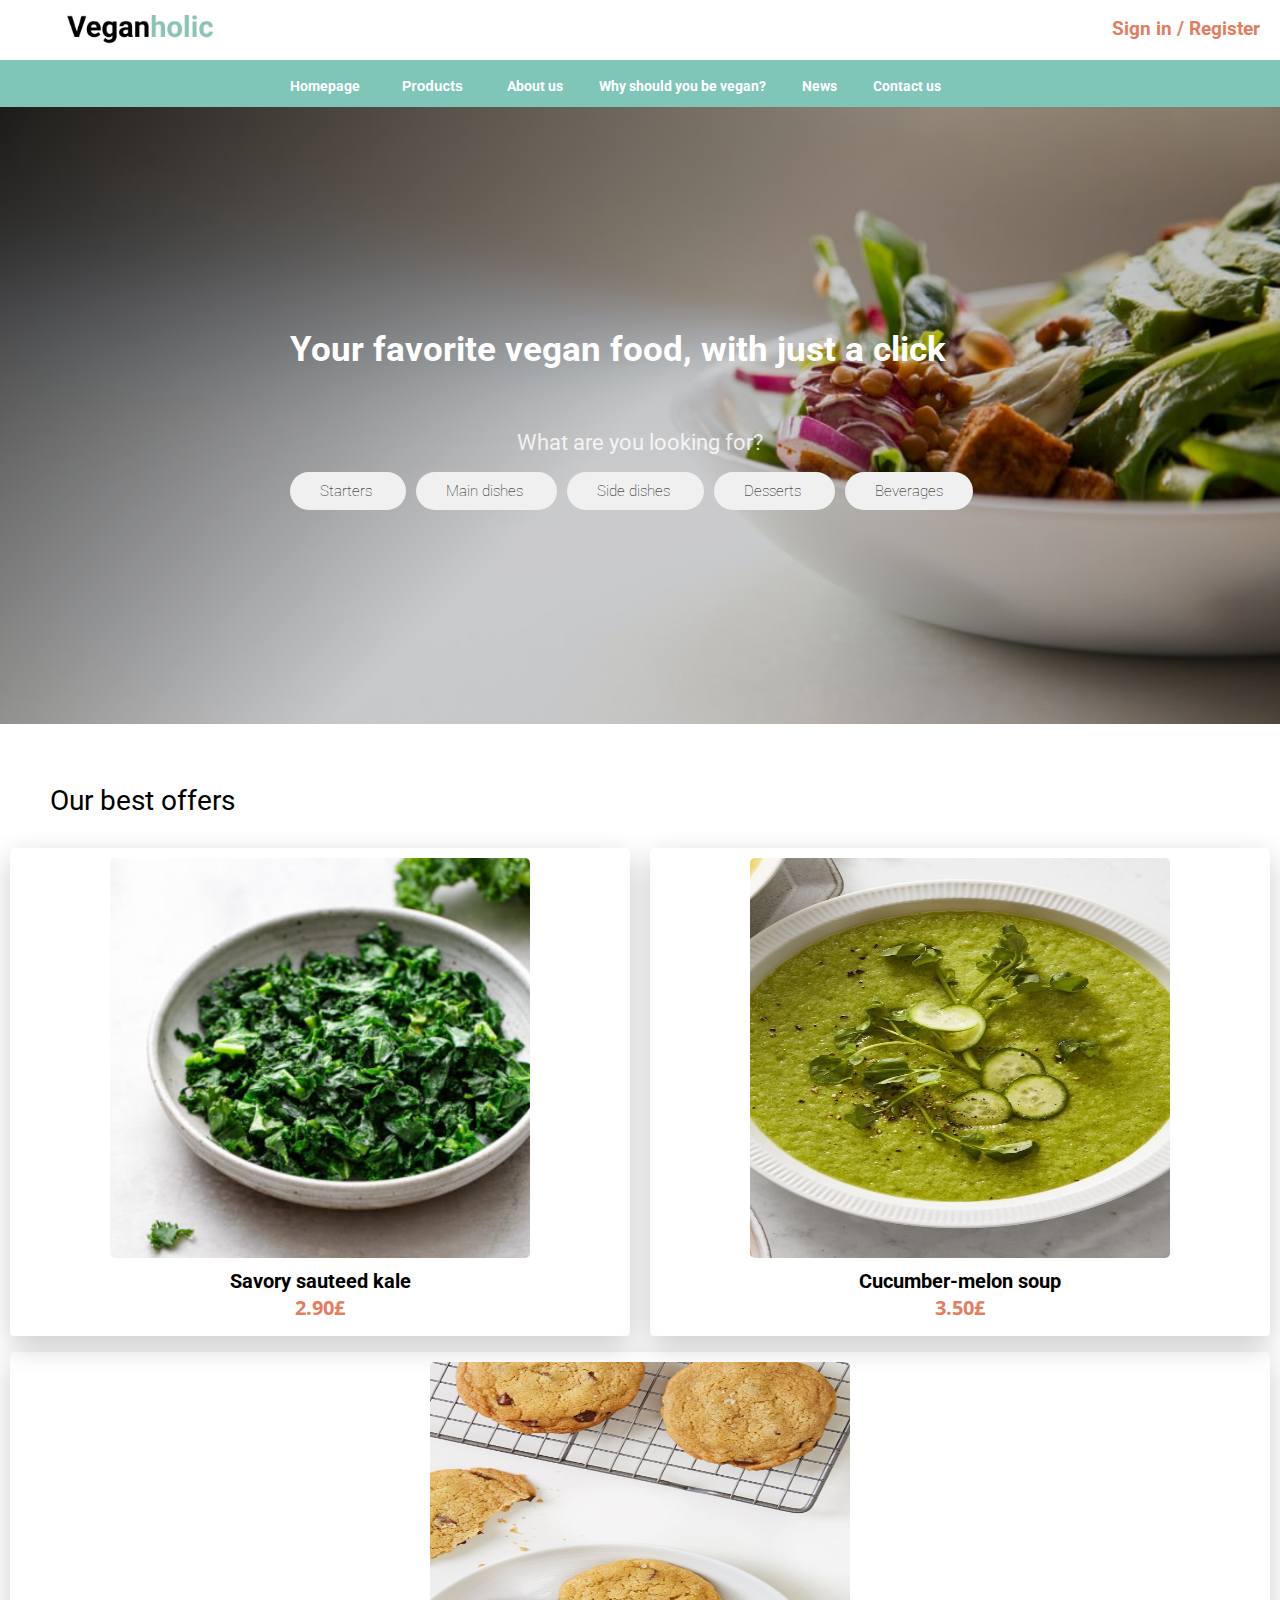
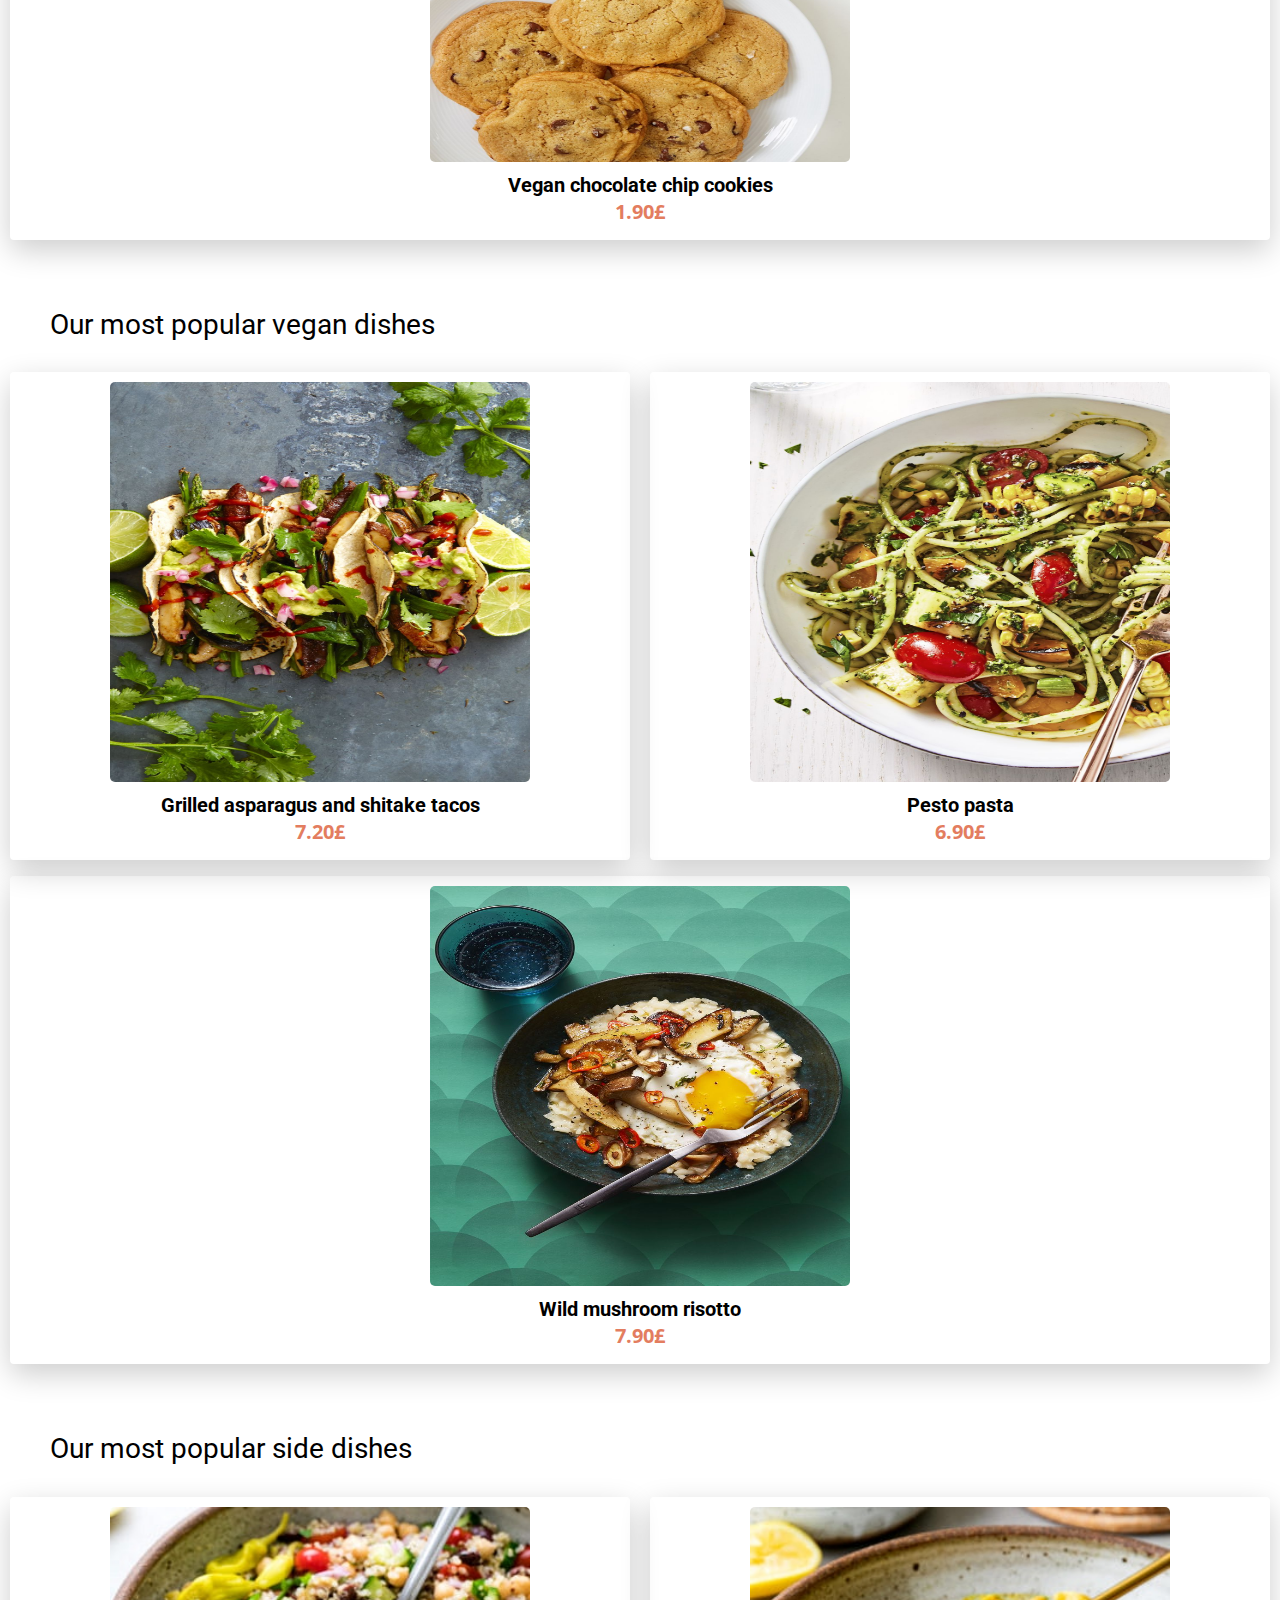
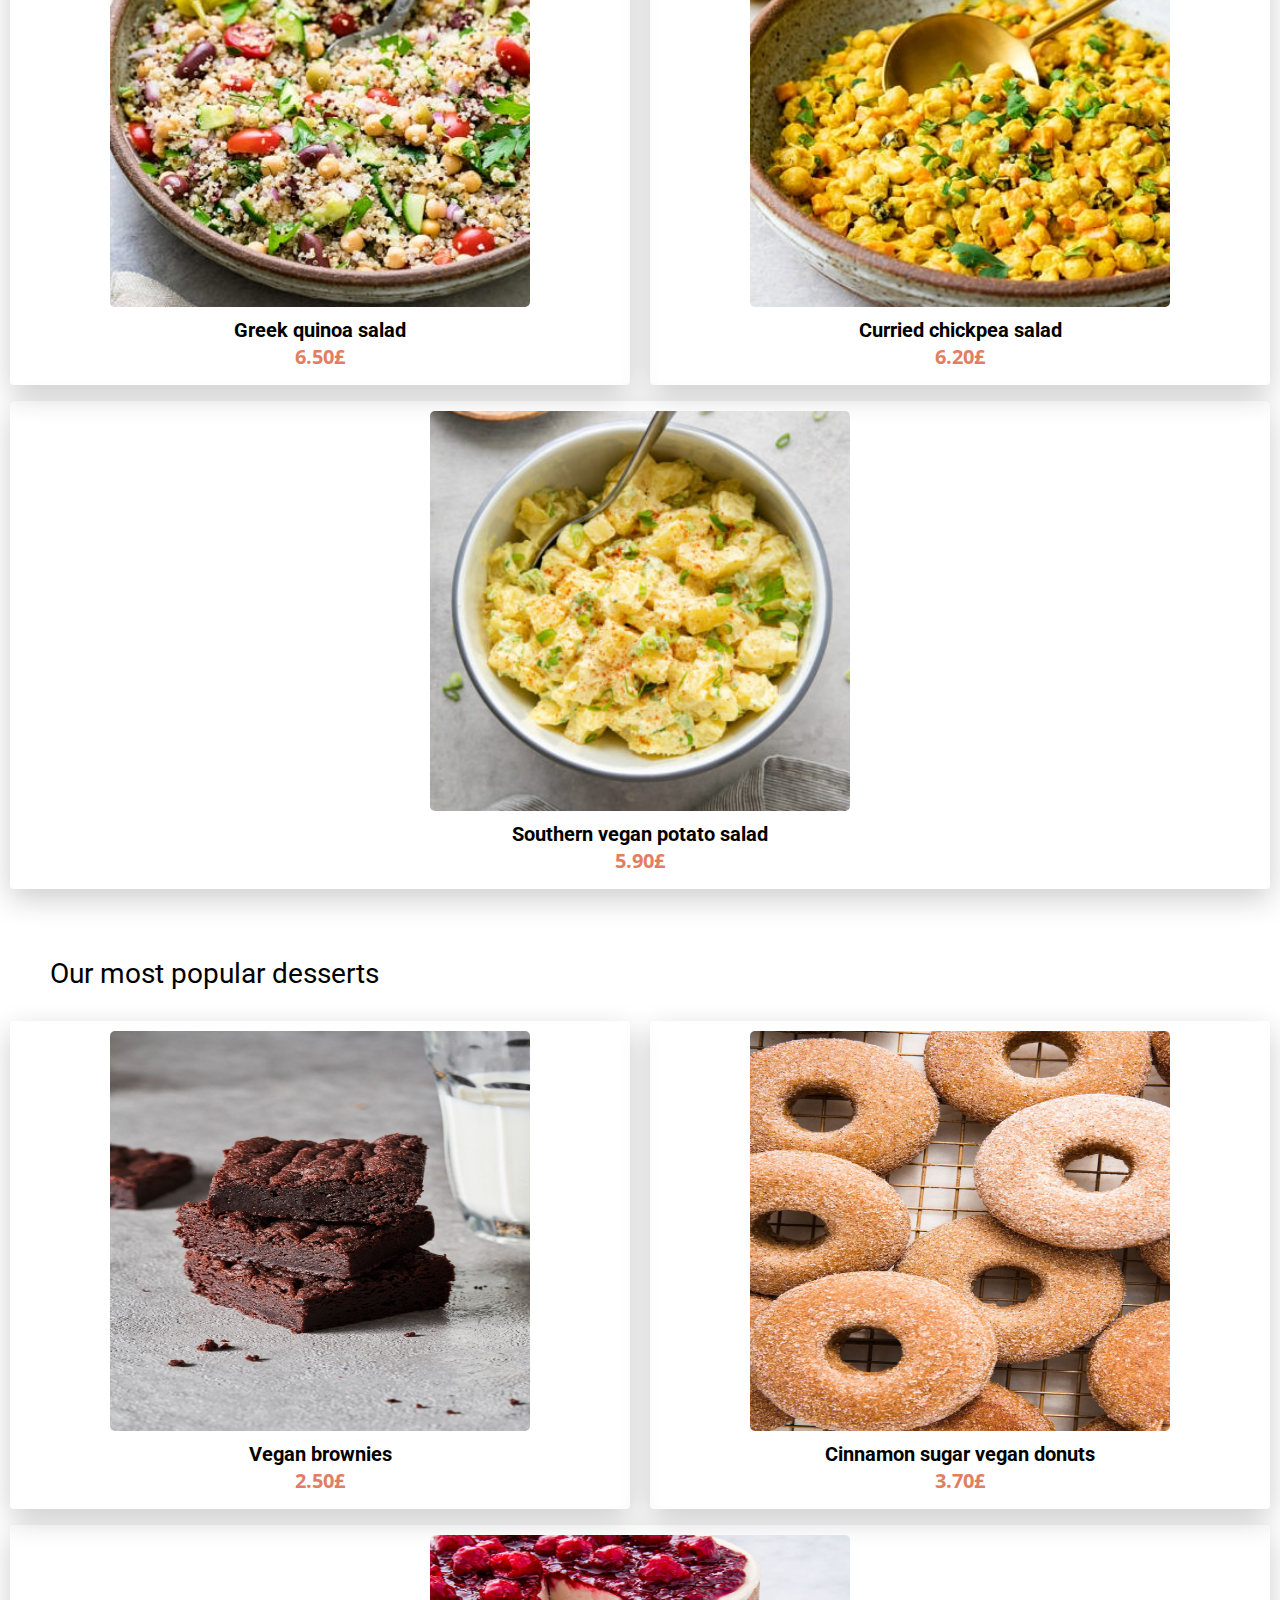
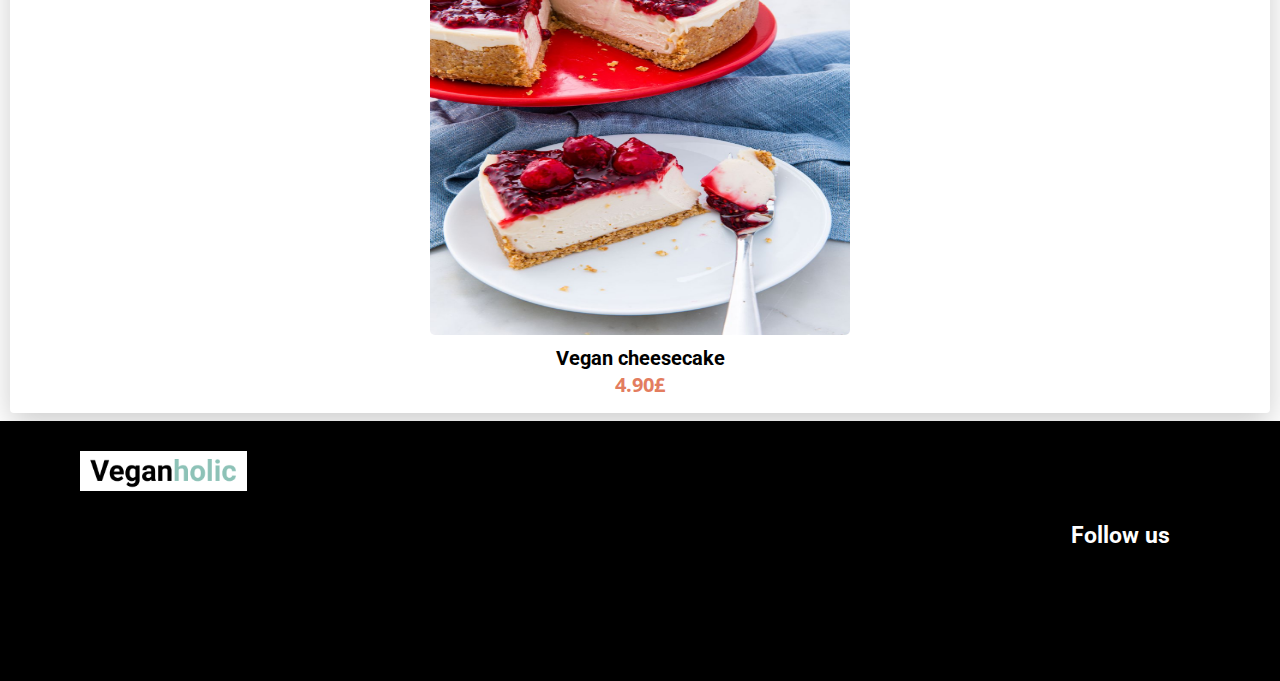
<file: index.html>
<!-- Author: Eva Solliez -->

<!DOCTYPE html>

<html>

	<head>
		<title> Veganholic </title>
		<meta name="description" content="This is the website page of Veganholic">
		<meta charset="utf-8">
		<meta name="viewport" content="width=device-width, initial-scale=1.0">
		<link rel="stylesheet" href="https://use.fontawesome.com/releases/v5.15.1/css/all.css" integrity="sha384-vp86vTRFVJgpjF9jiIGPEEqYqlDwgyBgEF109VFjmqGmIY/Y4HV4d3Gp2irVfcrp" crossorigin="anonymous">
		<link rel="stylesheet" type="text/css" href="css/style.css">
	</head>

	<body>

		<div>

			<div class="banner-white">
				<a href="index.html"> <img src="images/veganholic-logo.png" alt="Veganholic's logo" class="btn-logo"> </a>
				<a href="signin.html" class="btn-register"> Sign in / Register </a>
			</div>

			<div class="banner-green">
				<div class="container">
					<a href="index.html" class="btn-white"> Homepage </a>
					<div class="dropdown">
  						<button class="dropbtn"> Products </button>
  						<div class="dropdown-content">
   							<a href="menu-page.html"> Starters </a>
    							<a href="menu-page.html"> Main dishes </a>
    							<a href="menu-page.html"> Side dishes </a>
    							<a href="menu-page.html"> Desserts </a>
    							<a href="menu-page.html"> Beverages </a>
  						</div>
					</div>
					<a href="aboutus.html" class="btn-white"> About us </a>
					<a href="whyvegan.html" class="btn-white"> Why should you be vegan? </a>
					<a href="news.html" class="btn-white"> News </a>
					<a href="index.html" class="btn-white"> Contact us </a>
				</div>
			</div>		
			
			<div class="main-banner">
				<div class="container">
					<h1> Your favorite vegan food, with just a click </h1>
					<h3> What are you looking for? </h3>
					<a href="menu-page.html" class="btn-grey"> Starters </a>
					<a href="menu-page.html" class="btn-grey"> Main dishes </a>
					<a href="menu-page.html" class="btn-grey"> Side dishes </a>
					<a href="menu-page.html" class="btn-grey"> Desserts </a>
					<a href="menu-page.html" class="btn-grey"> Beverages </a>
				</div>
			</div>

			<h2> Our best offers </h2>

			<div class="cards">

				<div class="card">
					<a href="product-page.html"> <img id="myImg" src="images/sauteed-kale.jpg" alt="Savory sauteed kale"> </a>
					<h4> Savory sauteed kale </h4>
					<p> 2.90£ </p>
				</div>

				<div class="card">
					<a href="product-page.html"> <img id="myImg" src="images/soup.jpg" alt="Cucumber-melon soup"> </a>
					<h4> Cucumber-melon soup </h4>
					<p> 3.50£ </p>
				</div>

				<div class="card">
					<a href="product-page.html"> <img id="myImg" src="images/cookies.jpg" alt="Vegan chocolate chip cookies"> </a>
					<h4> Vegan chocolate chip cookies </h4>
					<p> 1.90£ </p>
				</div>

			</div>

			<h2> Our most popular vegan dishes </h2>

			<div class="cards">

				<div class="card">
					<a href="product-page.html"> <img id="myImg" src="images/tacos.jpg" alt="Grilled asparagus and shitake tacos"> </a>
					<h4> Grilled asparagus and shitake tacos </h4>
					<p> 7.20£ </p>
				</div>

				<div class="card">
					<a href="product-page.html"> <img id="myImg" src="images/pesto-pasta.jpg" alt="Pesto pasta"> </a>
					<h4> Pesto pasta </h4>
					<p> 6.90£ </p>
				</div>

				<div class="card">
					<a href="product-page.html"> <img id="myImg" src="images/risotto.jpg" alt="Wild mushroom risotto"> </a>
					<h4> Wild mushroom risotto </h4>
					<p> 7.90£ </p>
				</div>

			</div>

			<h2> Our most popular side dishes </h2>

			<div class="cards">

				<div class="card">
					<a href="product-page.html"> <img id="myImg" src="images/quinoa-salad.jpg" alt="Greek quinoa salad"> </a>
					<h4> Greek quinoa salad </h4>
					<p> 6.50£ </p>
				</div>

				<div class="card">
					<a href="product-page.html"> <img id="myImg" src="images/chickpea-salad.jpg" alt="Curried chickpea salad"> </a>
					<h4> Curried chickpea salad </h4>
					<p> 6.20£ </p>
				</div>

				<div class="card">
					<a href="product-page.html"> <img id="myImg" src="images/potato-salad.jpg" alt="Southern vegan potato salad"> </a>
					<h4> Southern vegan potato salad </h4>
					<p> 5.90£ </p>
				</div>

			</div>

			<h2> Our most popular desserts </h2>

			<div class="cards">

				<div class="card">
					<a href="product-page.html"> <img id="myImg" src="images/brownies.jpg" alt="Vegan brownies"> </a>
					<h4> Vegan brownies </h4>
					<p> 2.50£ </p>
				</div>

				<div class="card">
					<a href="product-page.html"> <img id="myImg" src="images/donuts.jpg" alt="Cinnamon sugar vegan donuts"> </a>
					<h4> Cinnamon sugar vegan donuts </h4>
					<p> 3.70£ </p>
				</div>

				<div class="card">
					<a href="product-page.html"> <img id="myImg" src="images/cheesecake.jpg" alt="Vegan cheesecake"> </a>
					<h4> Vegan cheesecake </h4>
					<p> 4.90£ </p>
				</div>

			</div>

			<div class="card-black">
				<a href="index.html"> <img src="images/veganholic-logo.png" alt="Veganholic's logo" class="btn-logo"> </a>
				<ul class="btn-inline">
					<li> <h3>Follow us </h3> </li>
					<li>
						<a href="Facebook"> <i class="fab fa-facebook-square"></i> </a>
					</li>
					<li>
						<a href="instagram"> <i class="fab fa-instagram-square"></i> </a>
					</li>
					<li>
						<a href="Twitter"> <i class="fab fa-twitter-square"></i> </a>
					</li>
				</ul>
			</div>

		</div>

	</body>

</html>
</file>
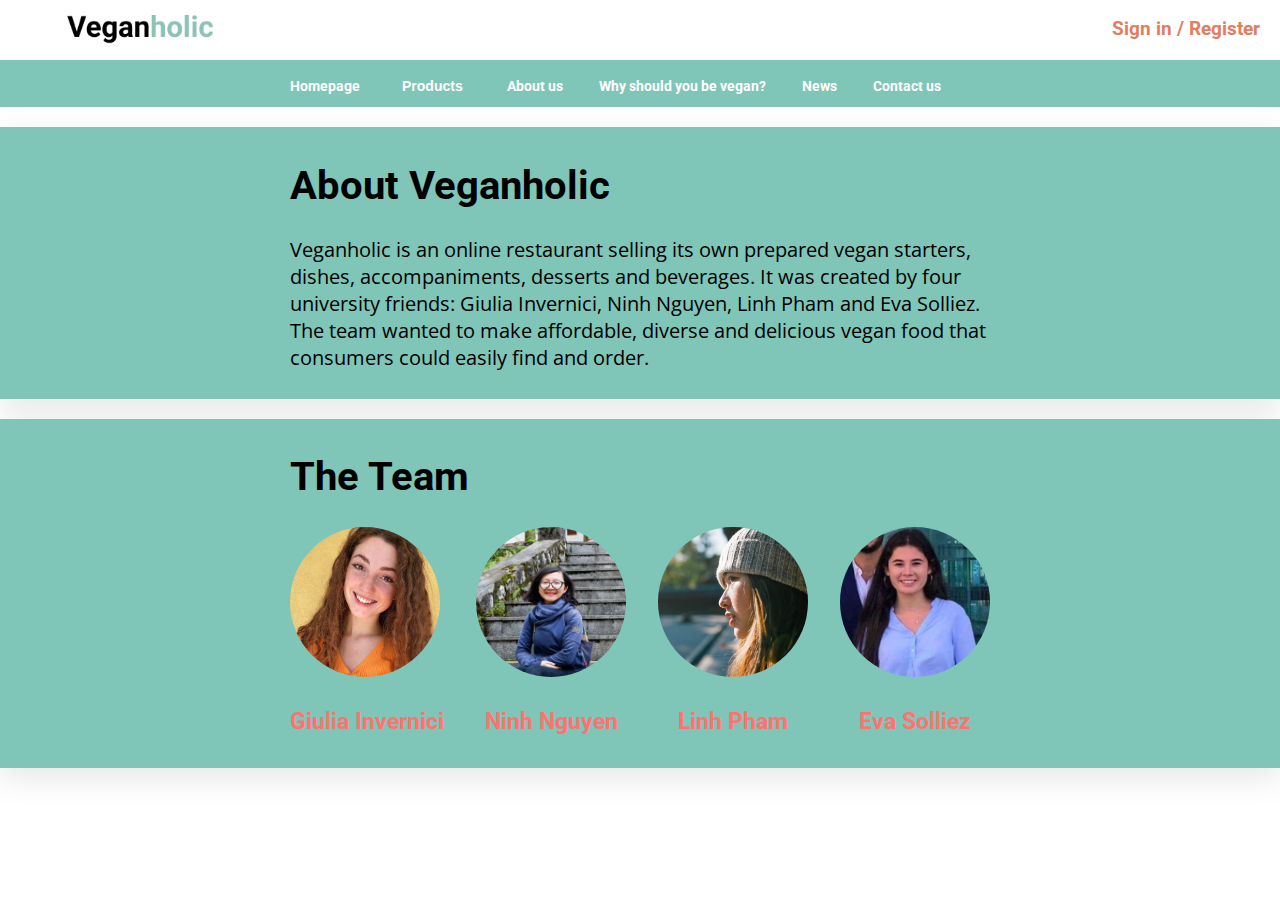
<file: aboutus.html>
<!DOCTYPE html>
<html>

	<head>
		<title>About Veganholic</title>
		<meta name="description" content="This is the page about Veganholic">
		<meta charset="UTF-8">
		<meta name="viewport" content="width=device-width, initial-scale=1.0">
		<link rel="stylesheet" href="https://use.fontawesome.com/releases/v5.15.1/css/all.css" integrity="sha384-vp86vTRFVJgpjF9jiIGPEEqYqlDwgyBgEF109VFjmqGmIY/Y4HV4d3Gp2irVfcrp" crossorigin="anonymous">
		<link rel="stylesheet" href="css/style.css">
	</head>

	<body>
		<div>
			
			<div class="banner-white">
				<a href="index.html"> <img src="images/veganholic-logo.png" alt="Veganholic's logo" class="btn-logo"> </a>
				<a href="signin.html" class="btn-register"> Sign in / Register </a>
			</div>

			<div class="banner-green">
				<div class="container">
					<a href="index.html" class="btn-white"> Homepage </a>
					<div class="dropdown">
  						<button class="dropbtn"> Products </button>
  						<div class="dropdown-content">
   							<a href="menu-page.html"> Starters </a>
    							<a href="menu-page.html"> Main dishes </a>
    							<a href="menu-page.html"> Side dishes </a>
    							<a href="menu-page.html"> Desserts </a>
    							<a href="menu-page.html"> Beverages </a>
  						</div>
					</div>
					<a href="aboutus.html" class="btn-white"> About us </a>
					<a href="whyvegan.html" class="btn-white"> Why should you be vegan? </a>
					<a href="news.html" class="btn-white"> News </a>
					<a href="index.html" class="btn-white"> Contact us </a>
				</div>
			</div>			

			<div class="text-black" id="aboutus">
				<div class="container">
					<h1>About Veganholic</h1>
					<p>Veganholic is an online restaurant selling its own prepared vegan starters, dishes, accompaniments, desserts and beverages. It was created by four university friends: Giulia Invernici, Ninh Nguyen, Linh Pham and Eva Solliez.
					The team wanted to make affordable, diverse and delicious vegan food that consumers could easily find and order.
					</p>
				</div>
			</div>

			<div class="text-red" id="theteam">
				<div class="container">
					<h1>The Team</h1>

					<div class="cards">

						<div>
							<a href="#"> <img src="images/GI.jpg" class="img-circle" width=150px alt="Giulia Invernici"> </a>
							<h3> <a href="https://giulia-invernici.github.io/my-profile/" class="name-red" target="_blank">Giulia Invernici</a> </h3>
						</div>

						<div>
							<a href="#"> <img src="images/NN.jpg" class="img-circle" width=150px alt="Ninh Nguyen"> </a>
							<h3> <a href="https://ninhismup.github.io/my-profile/" class="name-red" target="_blank">Ninh Nguyen</a> </h3>
						</div>

						<div>
							<a href="#"> <img src="images/LP.jpg" class="img-circle" width=150px alt="Linh Pham"> </a>
							<h3> <a href="https://linh-phamthuy.github.io/my-profile/" class="name-red" target="_blank">Linh Pham</a> </h3>
						</div>

						<div>
							<a href="#"> <img src="images/ES.jpg" class="img-circle" width=150px alt="Eva Solliez"> </a>
							<h3> <a href="https://evasolliez.github.io/my-profile/" class="name-red" target="_blank">Eva Solliez</a> </h3>
						</div>
				</div>

			</div>
					
		</div>
	</body>
</html>
</file>
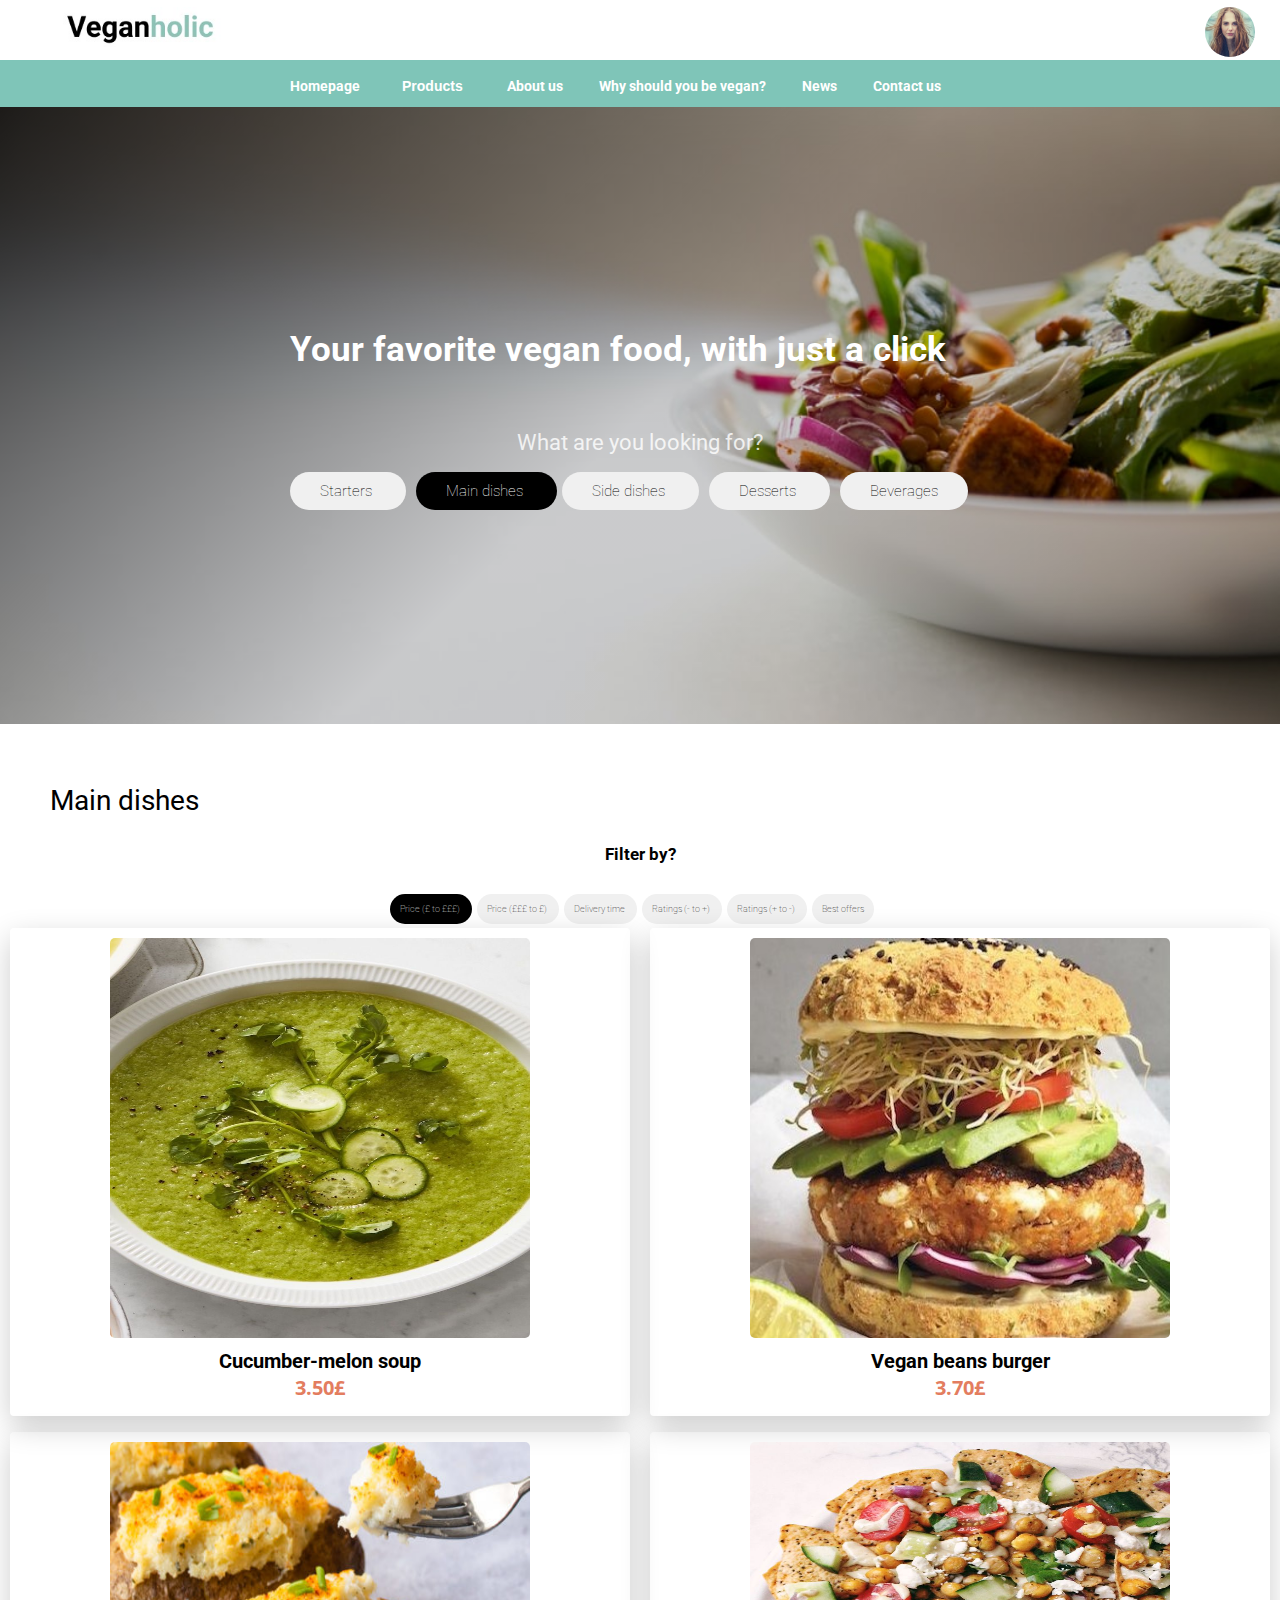
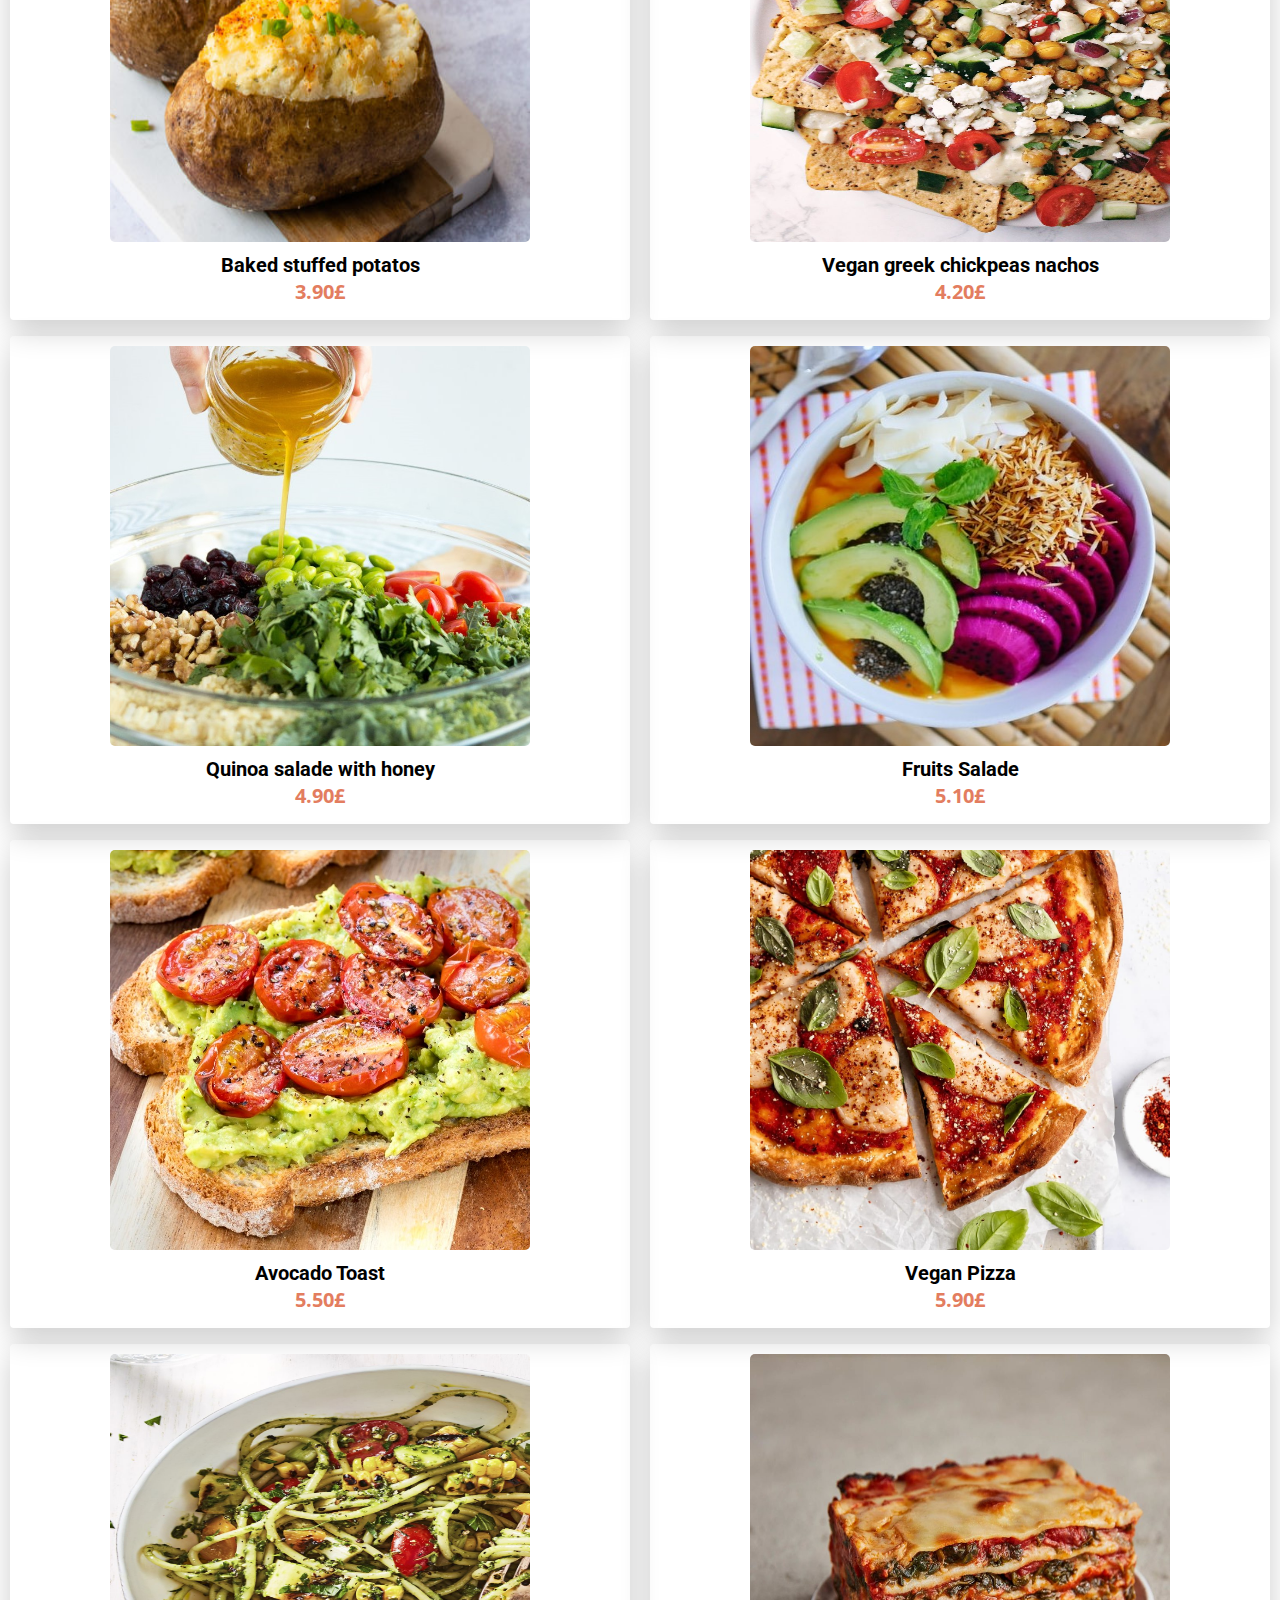
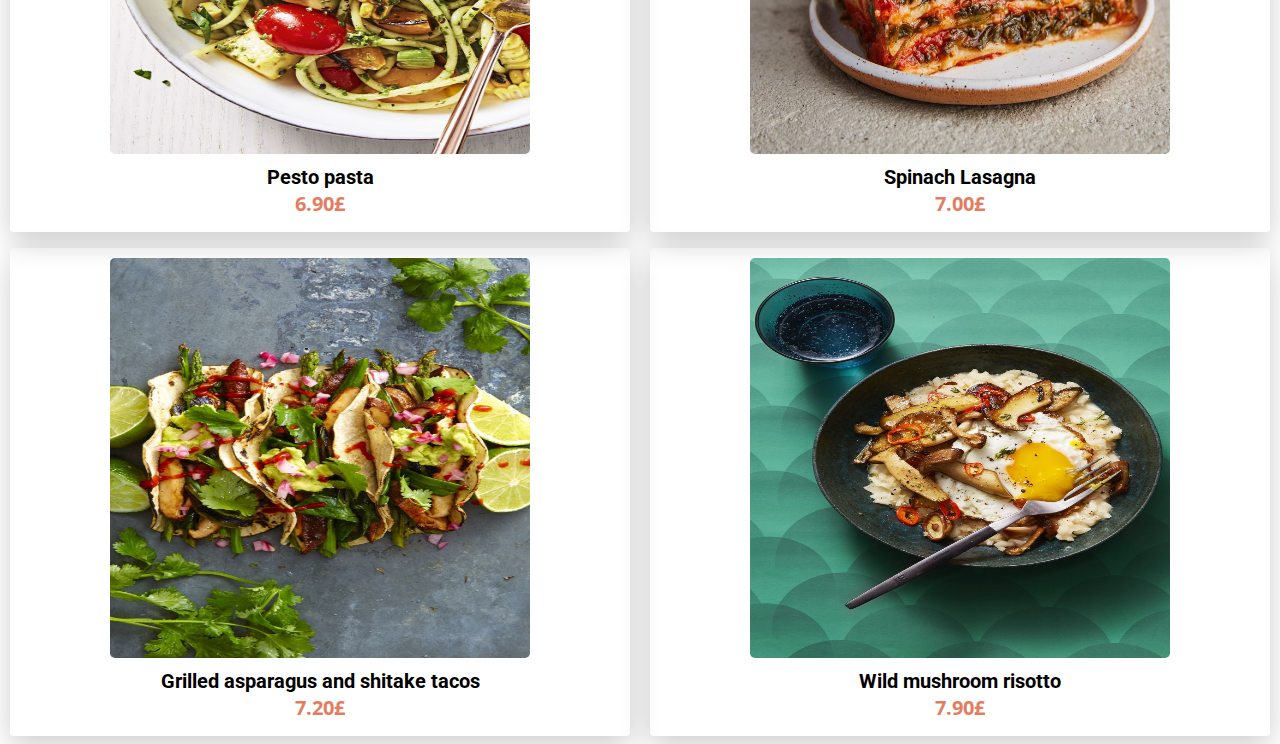
<file: customized-menu.html>
<!--Author: Giulia Invernici-->

<!DOCTYPE html>

<html>

  <head>

	   <title>Veganholic</title>
	   <meta charset="utf-8">
	   <link rel="stylesheet" href="css/style.css">
  
  </head>

  <body>

  	<div class="banner-white">
  		 <a href="index.html"> <img src="images/logo.jpeg" alt="Veganholic's logo" class="btn-logo"></a>
  		 <img src="images/avatar-victoria.jpeg" class="avatar"></a>
  	</div>

  	<div class="banner-green">
				<div class="container">
					<a href="index.html" class="btn-white"> Homepage </a>
					<div class="dropdown">
  						<button class="dropbtn"> Products </button>
  						<div class="dropdown-content">
   							<a href="menu-page.html"> Starters </a>
    							<a href="menu-page.html"> Main dishes </a>
    							<a href="menu-page.html"> Side dishes </a>
    							<a href="menu-page.html"> Desserts </a>
    							<a href="menu-page.html"> Beverages </a>
  						</div>
					</div>
					<a href="aboutus.html" class="btn-white"> About us </a>
					<a href="whyvegan.html" class="btn-white"> Why should you be vegan? </a>
					<a href="news.html" class="btn-white"> News </a>
					<a href="index.html" class="btn-white"> Contact us </a>
				</div>
	</div>	
  		
  	<div class="main-banner">
				<div class="container">
					<h1> Your favorite vegan food, with just a click </h1>
					<h3> What are you looking for? </h3>
					<a href="menu-page.html" class="btn-grey"> Starters </a>
					<a href="menu-page.html" class="btn-black"> Main dishes </a>
					<a href="menu-page.html" class="btn-grey"> Side dishes </a>
					<a href="menu-page.html" class="btn-grey"> Desserts </a>
					<a href="menu-page.html" class="btn-grey"> Beverages </a>
				</div>
	</div>


  	    <h2>Main dishes</h2>
  	            
  	            <div class="container-bis">
  	             	            	
  	                <h5> Filter by? </h5>
					<a href="customized-menu.html" class="btn-orange-black"> Price (£ to £££) </a>
					<a href="customized-menu.html" class="btn-orange"> Price (£££ to £) </a>
					<a href="customized-menu.html" class="btn-orange"> Delivery time </a>
					<a href="customized-menu.html" class="btn-orange"> Ratings (- to +) </a>
					<a href="customized-menu.html" class="btn-orange"> Ratings (+ to -) </a>
					<a href="customized-menu.html" class="btn-orange"> Best offers </a>
		    </div>

  	    <div class="cards">
  	    	

  	    	<div class="card">
  	    		<a href="product-page.html"> <img id="myImg" src="images/soup.jpg" alt="Cucumber-melon soup"> </a>
			<h4>Cucumber-melon soup</h4>
			<p> 3.50£ </p>
  	    	</div>

  	    	<div class="card">
  	    		<a href="product-page.html"> <img id="myImg" src="images/dishburger.jpeg" alt="Vegan Beans Burger"> </a>
			<h4>Vegan beans burger</h4>
			<p> 3.70£ </p>
  	    	</div>

  	    	<div class="card">
			<a href="product-page.html"> <img id="myImg" src="images/baked-potato.jpg" alt="Baked stuffed potato"> </a>
			<h4>Baked stuffed potatos</h4>
			<p> 3.90£ </p>
		</div>

                <div class="card">
  	    		<a href="product-page.html"> <img id="myImg" src="images/chickpeas-nachos.jpg" alt="chickpeas-nachos"> </a>
			<h4>Vegan greek chickpeas nachos</h4>
			<p> 4.20£ </p>
  	    	</div>

  	    	<div class="card">
			<a href="product-page.html"> <img id="myImg" src="images/quinoa-honey.jpg" alt="Quinoa Salade with honey"> </a>
			<h4>Quinoa salade with honey</h4>
			<p> 4.90£ </p>
		</div>

  	    	<div class="card">
			<a href="product-page.html"> <img id="myImg" src="images/dishsalade.jpg" alt="Fruits Salade"> </a>
			<h4>Fruits Salade</h4>
			<p> 5.10£ </p>
		</div>

		<div class="card">
			<a href="product-page.html"> <img id="myImg" src="images/avocado-toast.jpg" alt="Avocado Toast"> </a>
			<h4>Avocado Toast</h4>
			<p> 5.50£ </p>
		</div>

		<div class="card">
			<a href="product-page.html"> <img id="myImg" src="images/vegan-pizza.jpg" alt="Vegan Pizza"> </a>
			<h4>Vegan Pizza</h4>
			<p> 5.90£ </p>
		</div>         

		<div class="card">
			<a href="product-page.html"> <img id="myImg" src="images/pesto-pasta.jpg" alt="Pesto pasta"> </a>
			<h4> Pesto pasta </h4>
			<p> 6.90£ </p>
		</div>

		<div class="card">
			<a href="product-page.html"> <img id="myImg" src="images/spinach-lasagna.jpg" alt="Spinach Lasagna"> </a>
			<h4>Spinach Lasagna</h4>
			<p> 7.00£ </p>
		</div>

		<div class="card">
			<a href="product-page.html"> <img id="myImg" src="images/tacos.jpg" alt="Grilled asparagus and shitake tacos"> </a>
			<h4> Grilled asparagus and shitake tacos </h4>
			<p> 7.20£ </p>
		</div>

		<div class="card">
			<a href="product-page.html"> <img id="myImg" src="images/risotto.jpg" alt="Wild mushroom risotto"> </a>
			<h4> Wild mushroom risotto </h4>
			<p> 7.90£ </p>
		</div>

  	    </div>

  </body>
</html>
</file>
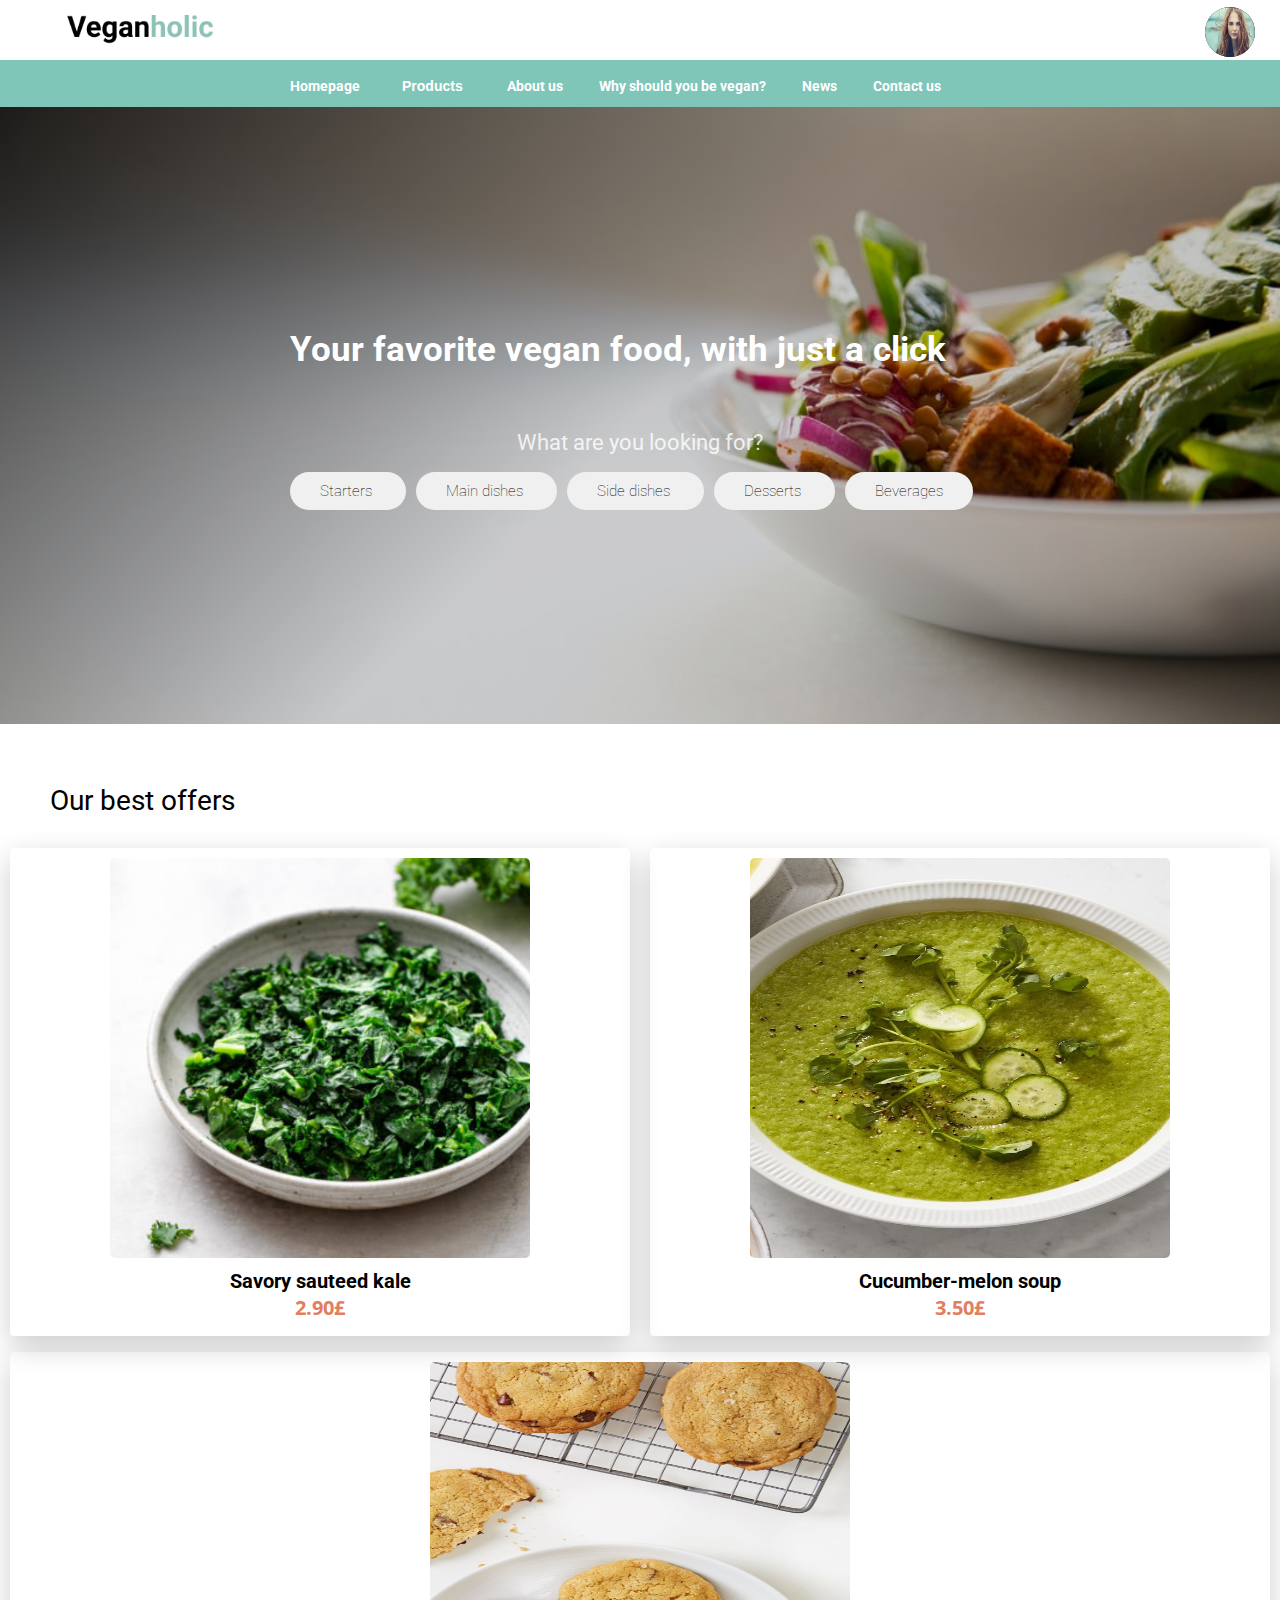
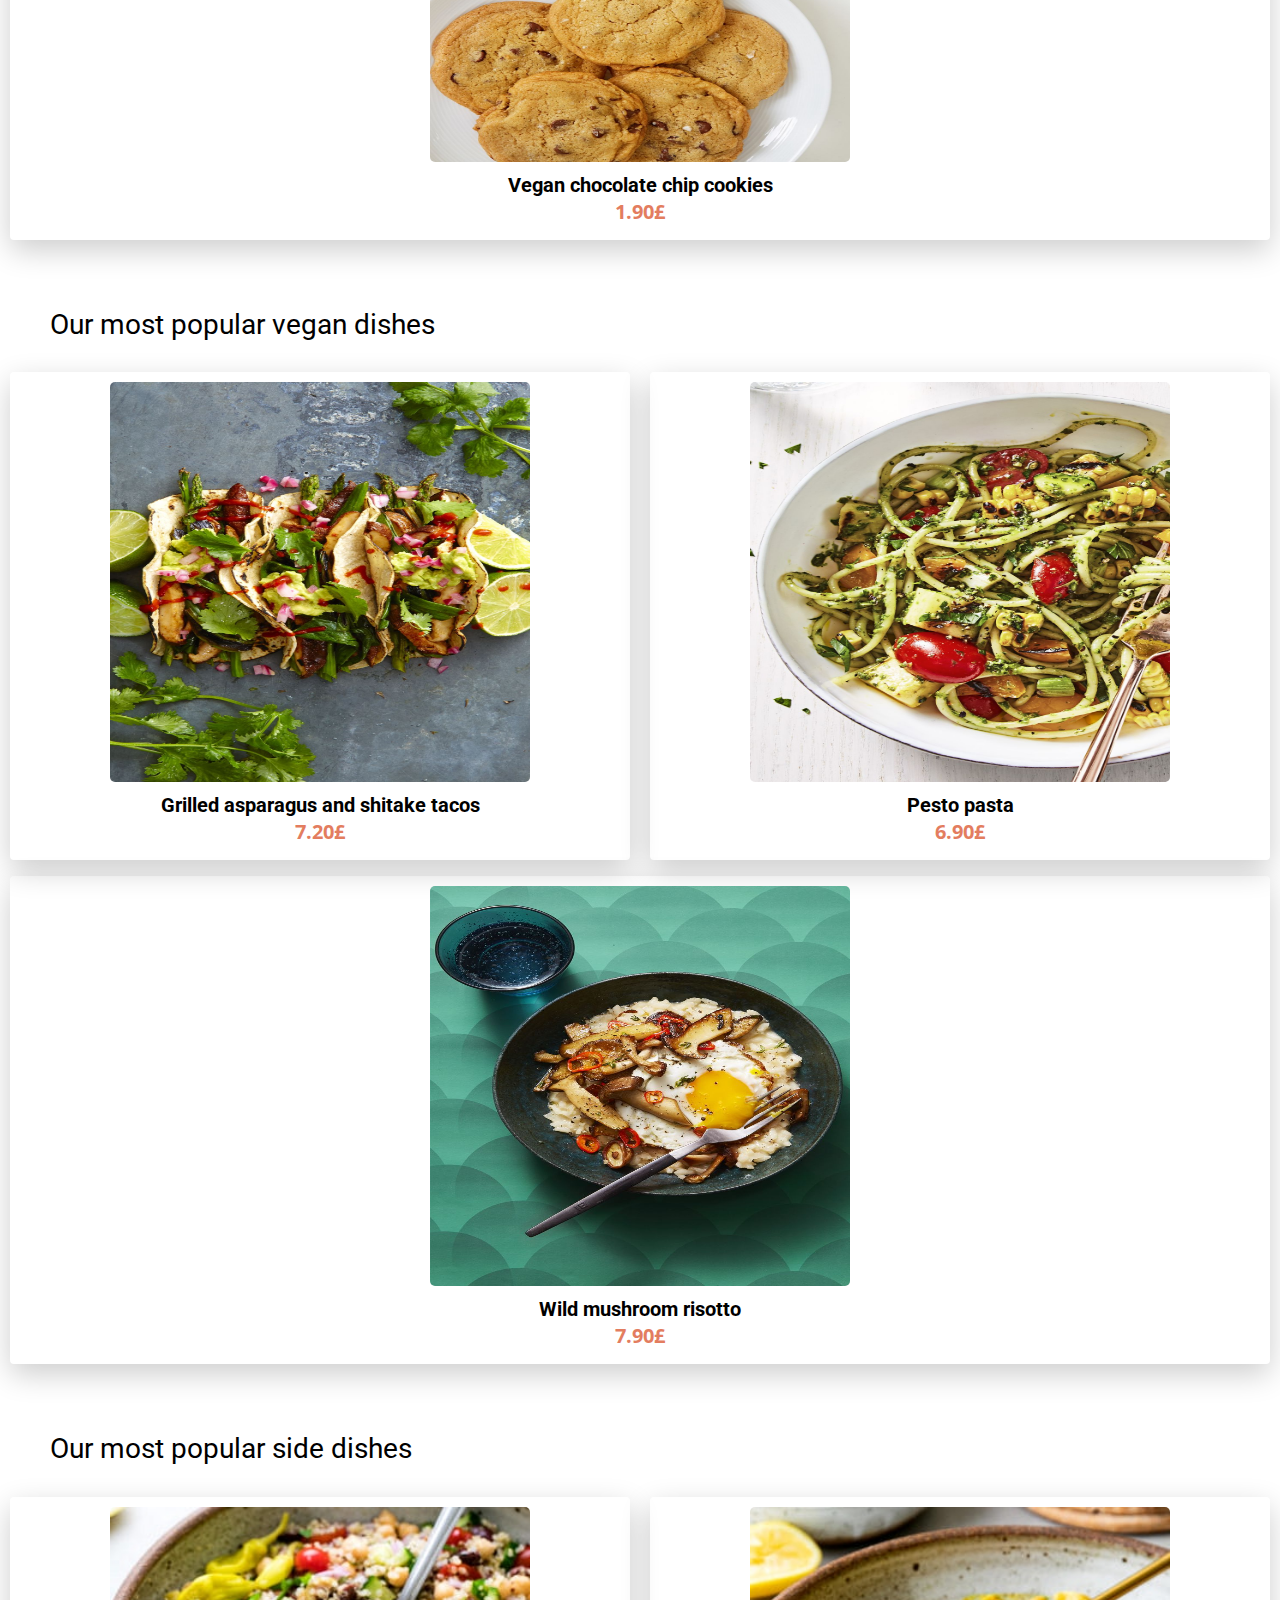
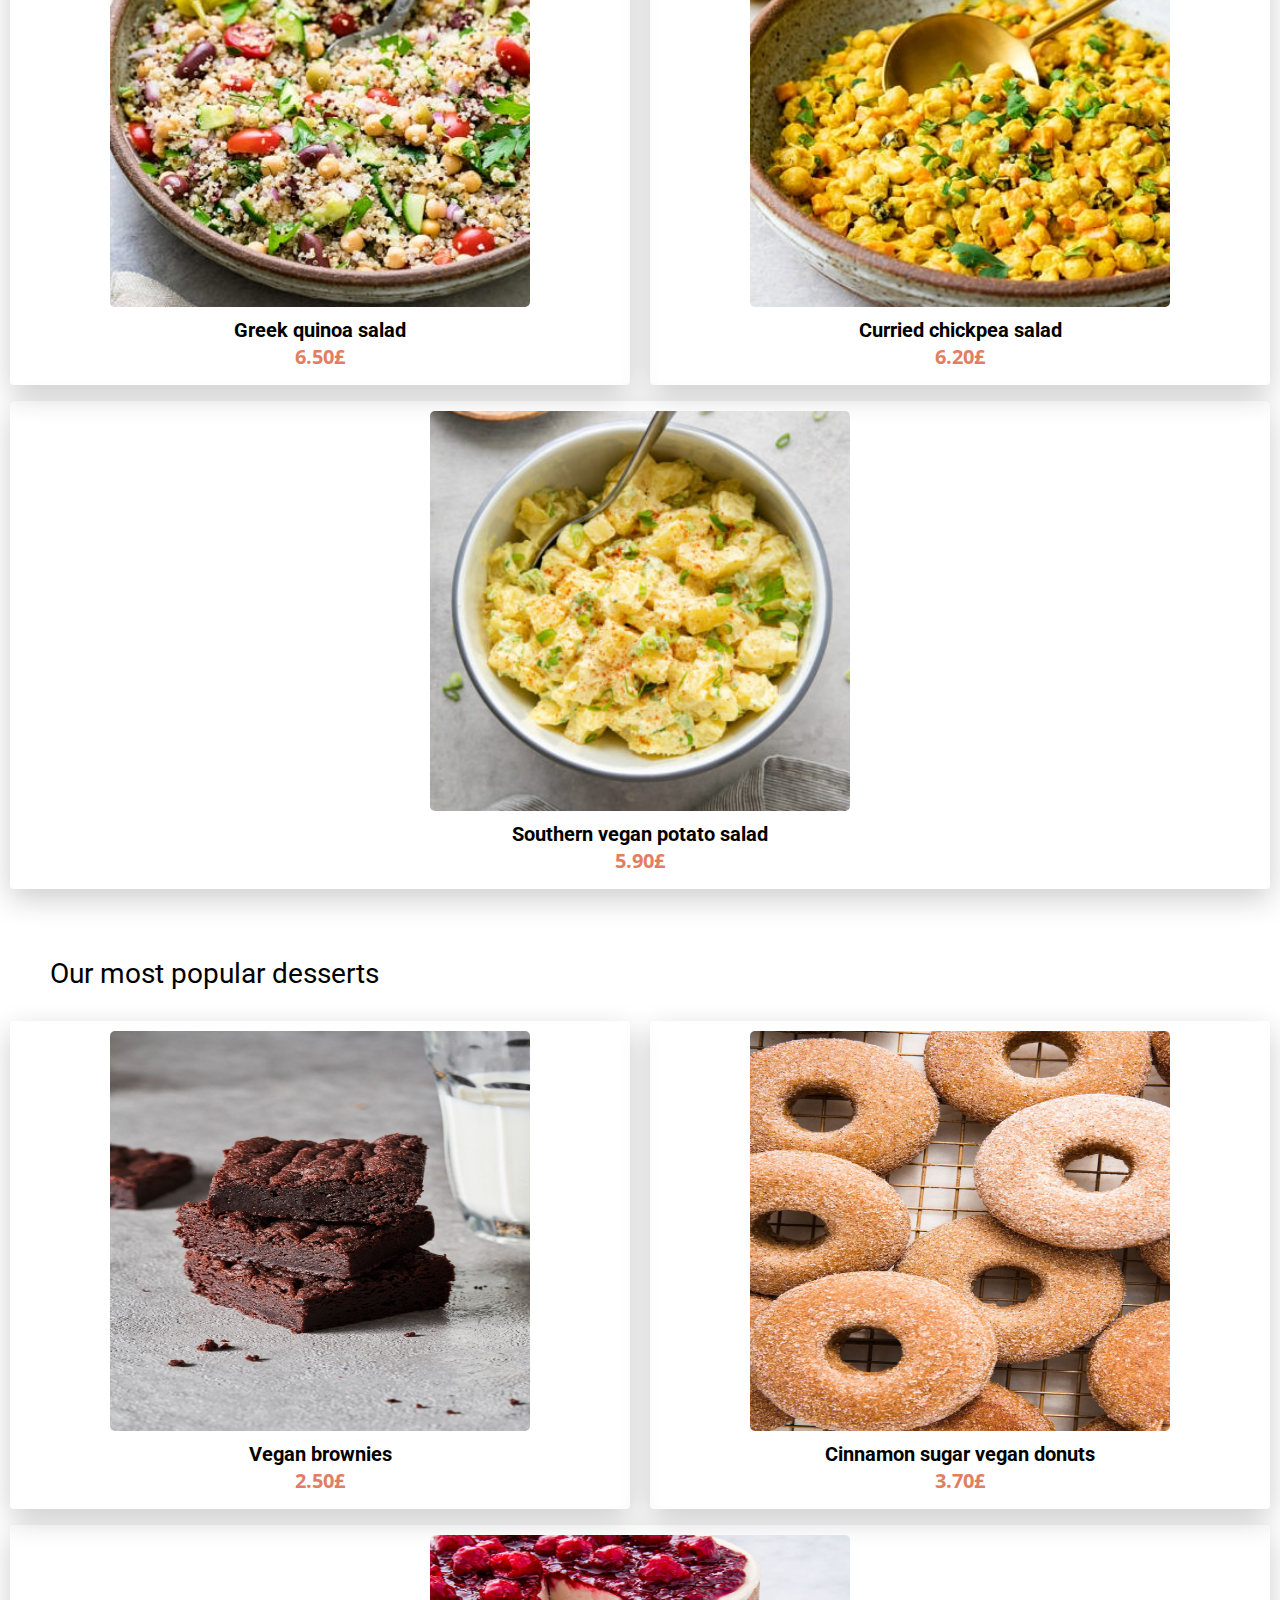
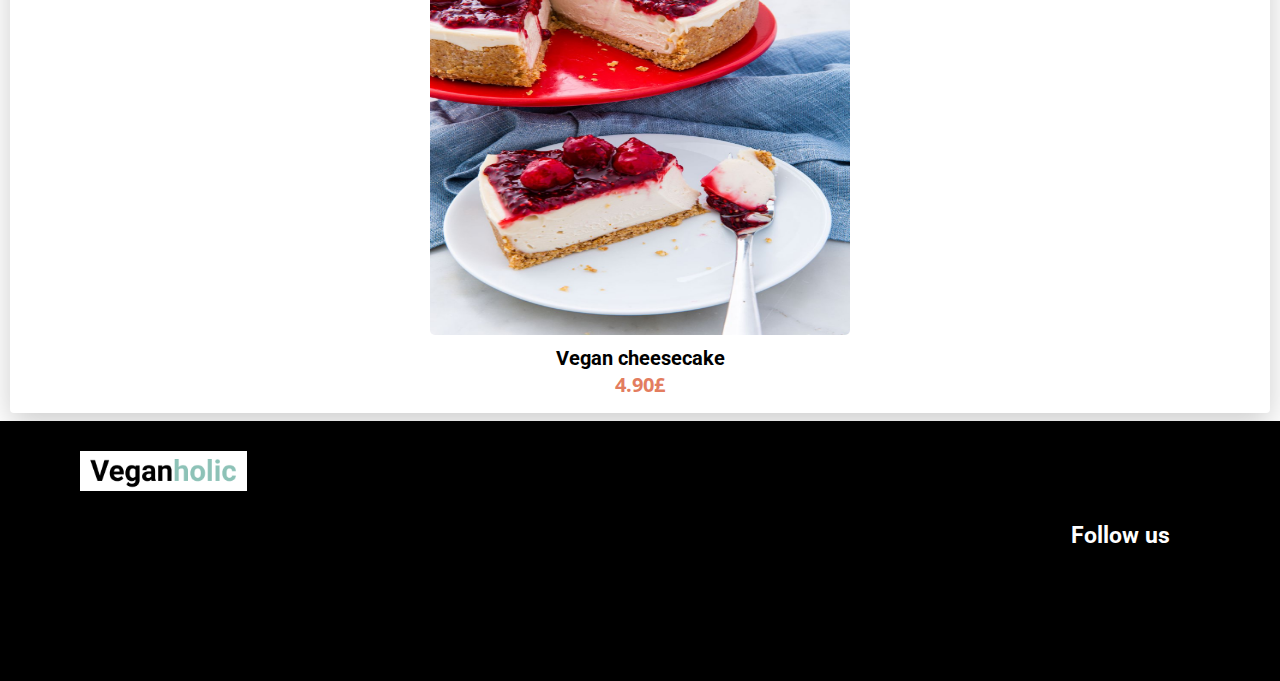
<file: login-index.html>
<!-- Author: Eva Solliez -->

<!DOCTYPE html>

<html>

	<head>
		<title> Veganholic </title>
		<meta name="description" content="This is the website page of Veganholic">
		<meta charset="utf-8">
		<meta name="viewport" content="width=device-width, initial-scale=1.0">
		<link rel="stylesheet" href="https://use.fontawesome.com/releases/v5.15.1/css/all.css" integrity="sha384-vp86vTRFVJgpjF9jiIGPEEqYqlDwgyBgEF109VFjmqGmIY/Y4HV4d3Gp2irVfcrp" crossorigin="anonymous">
		<link rel="stylesheet" type="text/css" href="css/style.css">
	</head>

	<body>

		<div>

			<div class="banner-white">
				<a href="index.html"> <img src="images/veganholic-logo.png" alt="Veganholic's logo" class="btn-logo"> </a>
				<img class="avatar" src="images/avatar-victoria.png">
			</div>

			<div class="banner-green">
				<div class="container">
					<a href="index.html" class="btn-white"> Homepage </a>
					<div class="dropdown">
  						<button class="dropbtn"> Products </button>
  						<div class="dropdown-content">
   							<a href="menu-page.html"> Starters </a>
    							<a href="menu-page.html"> Main dishes </a>
    							<a href="menu-page.html"> Side dishes </a>
    							<a href="menu-page.html"> Desserts </a>
    							<a href="menu-page.html"> Beverages </a>
  						</div>
					</div>
					<a href="aboutus.html" class="btn-white"> About us </a>
					<a href="whyvegan.html" class="btn-white"> Why should you be vegan? </a>
					<a href="news.html" class="btn-white"> News </a>
					<a href="index.html" class="btn-white"> Contact us </a>
				</div>
			</div>		
			
			<div class="main-banner">
				<div class="container">
					<h1> Your favorite vegan food, with just a click </h1>
					<h3> What are you looking for? </h3>
					<a href="menu-page.html" class="btn-grey"> Starters </a>
					<a href="menu-page.html" class="btn-grey"> Main dishes </a>
					<a href="menu-page.html" class="btn-grey"> Side dishes </a>
					<a href="menu-page.html" class="btn-grey"> Desserts </a>
					<a href="menu-page.html" class="btn-grey"> Beverages </a>
				</div>
			</div>

			<h2> Our best offers </h2>

			<div class="cards">

				<div class="card">
					<a href="product-page.html"> <img id="myImg" src="images/sauteed-kale.jpg" alt="Savory sauteed kale"> </a>
					<h4> Savory sauteed kale </h4>
					<p> 2.90£ </p>
				</div>

				<div class="card">
					<a href="product-page.html"> <img id="myImg" src="images/soup.jpg" alt="Cucumber-melon soup"> </a>
					<h4> Cucumber-melon soup </h4>
					<p> 3.50£ </p>
				</div>

				<div class="card">
					<a href="product-page.html"> <img id="myImg" src="images/cookies.jpg" alt="Vegan chocolate chip cookies"> </a>
					<h4> Vegan chocolate chip cookies </h4>
					<p> 1.90£ </p>
				</div>

			</div>

			<h2> Our most popular vegan dishes </h2>

			<div class="cards">

				<div class="card">
					<a href="product-page.html"> <img id="myImg" src="images/tacos.jpg" alt="Grilled asparagus and shitake tacos"> </a>
					<h4> Grilled asparagus and shitake tacos </h4>
					<p> 7.20£ </p>
				</div>

				<div class="card">
					<a href="product-page.html"> <img id="myImg" src="images/pesto-pasta.jpg" alt="Pesto pasta"> </a>
					<h4> Pesto pasta </h4>
					<p> 6.90£ </p>
				</div>

				<div class="card">
					<a href="product-page.html"> <img id="myImg" src="images/risotto.jpg" alt="Wild mushroom risotto"> </a>
					<h4> Wild mushroom risotto </h4>
					<p> 7.90£ </p>
				</div>

			</div>

			<h2> Our most popular side dishes </h2>

			<div class="cards">

				<div class="card">
					<a href="product-page.html"> <img id="myImg" src="images/quinoa-salad.jpg" alt="Greek quinoa salad"> </a>
					<h4> Greek quinoa salad </h4>
					<p> 6.50£ </p>
				</div>

				<div class="card">
					<a href="product-page.html"> <img id="myImg" src="images/chickpea-salad.jpg" alt="Curried chickpea salad"> </a>
					<h4> Curried chickpea salad </h4>
					<p> 6.20£ </p>
				</div>

				<div class="card">
					<a href="product-page.html"> <img id="myImg" src="images/potato-salad.jpg" alt="Southern vegan potato salad"> </a>
					<h4> Southern vegan potato salad </h4>
					<p> 5.90£ </p>
				</div>

			</div>

			<h2> Our most popular desserts </h2>

			<div class="cards">

				<div class="card">
					<a href="product-page.html"> <img id="myImg" src="images/brownies.jpg" alt="Vegan brownies"> </a>
					<h4> Vegan brownies </h4>
					<p> 2.50£ </p>
				</div>

				<div class="card">
					<a href="product-page.html"> <img id="myImg" src="images/donuts.jpg" alt="Cinnamon sugar vegan donuts"> </a>
					<h4> Cinnamon sugar vegan donuts </h4>
					<p> 3.70£ </p>
				</div>

				<div class="card">
					<a href="product-page.html"> <img id="myImg" src="images/cheesecake.jpg" alt="Vegan cheesecake"> </a>
					<h4> Vegan cheesecake </h4>
					<p> 4.90£ </p>
				</div>

			</div>

			<div class="card-black">
				<a href="index.html"> <img src="images/veganholic-logo.png" alt="Veganholic's logo" class="btn-logo"> </a>
				<ul class="btn-inline">
					<li> <h3>Follow us </h3> </li>
					<li>
						<a href="Facebook"> <i class="fab fa-facebook-square"></i> </a>
					</li>
					<li>
						<a href="instagram"> <i class="fab fa-instagram-square"></i> </a>
					</li>
					<li>
						<a href="Twitter"> <i class="fab fa-twitter-square"></i> </a>
					</li>
				</ul>
			</div>

		</div>

	</body>

</html>
</file>
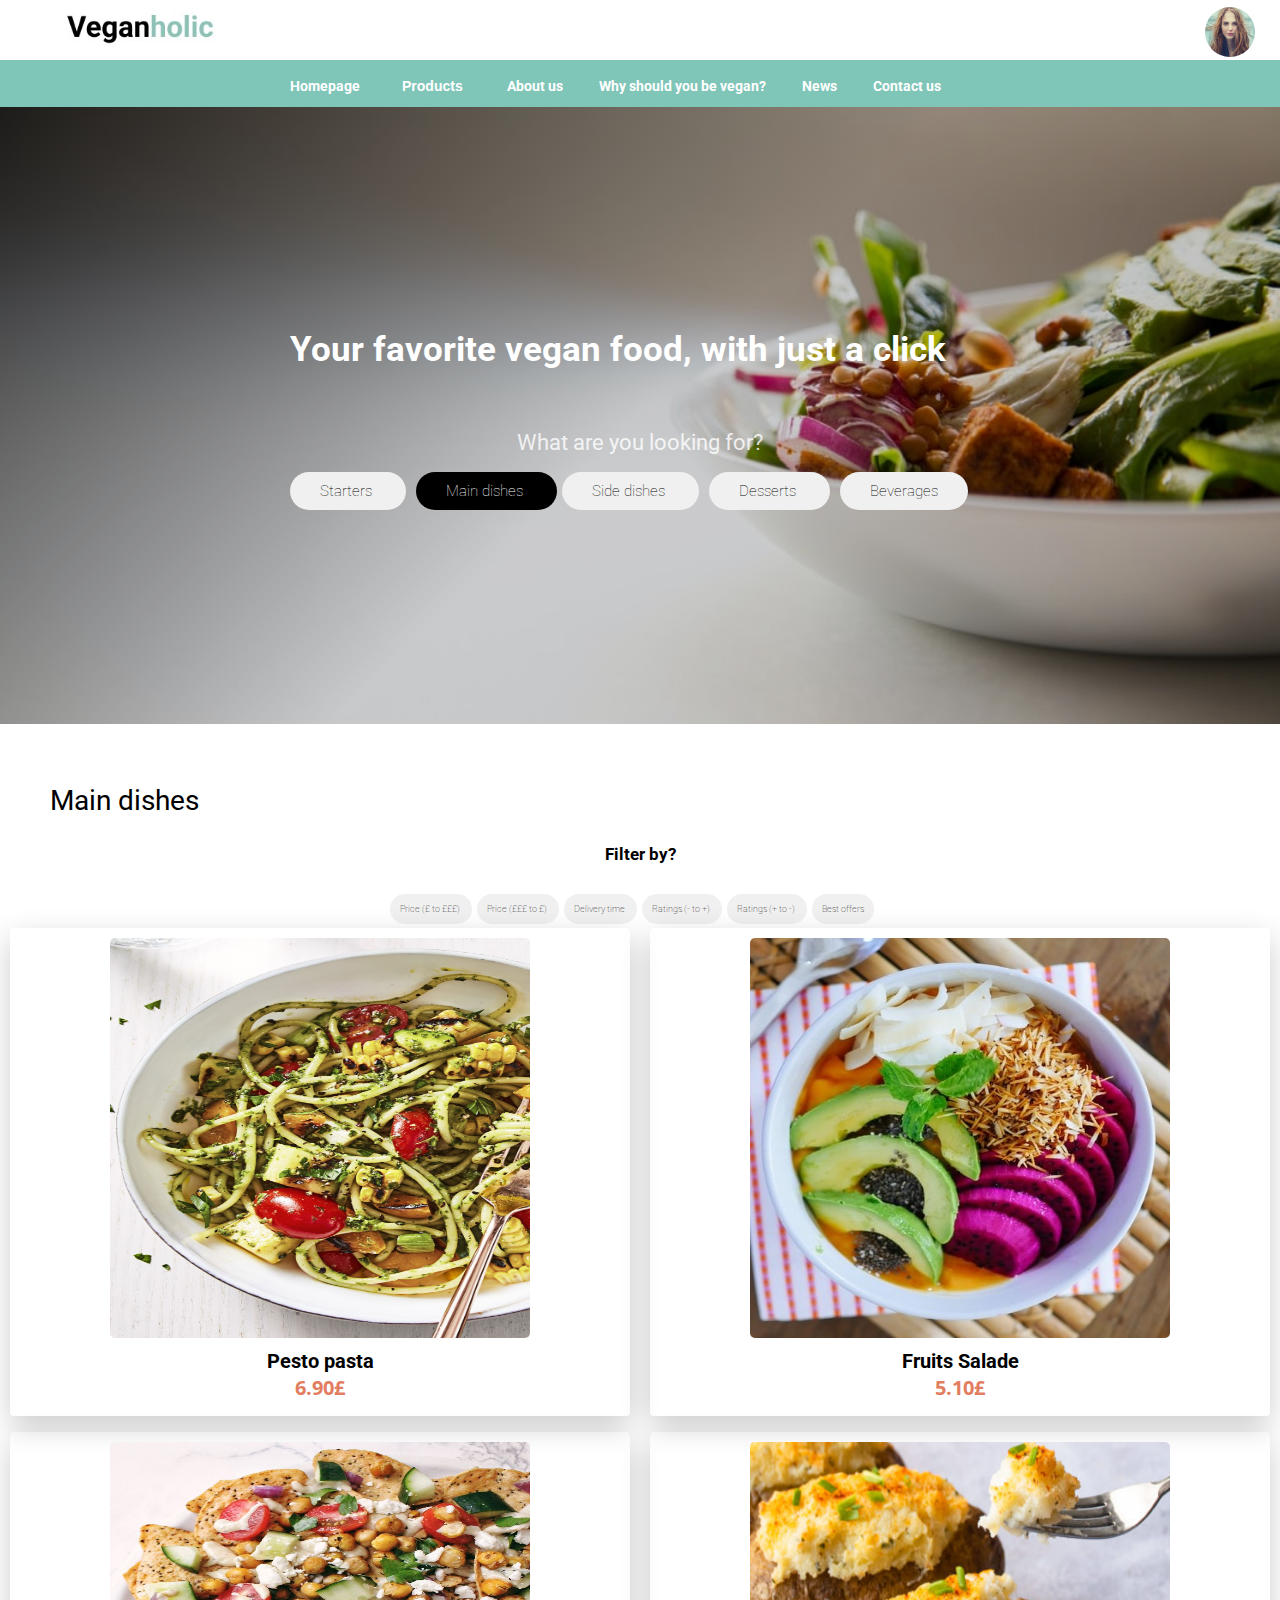
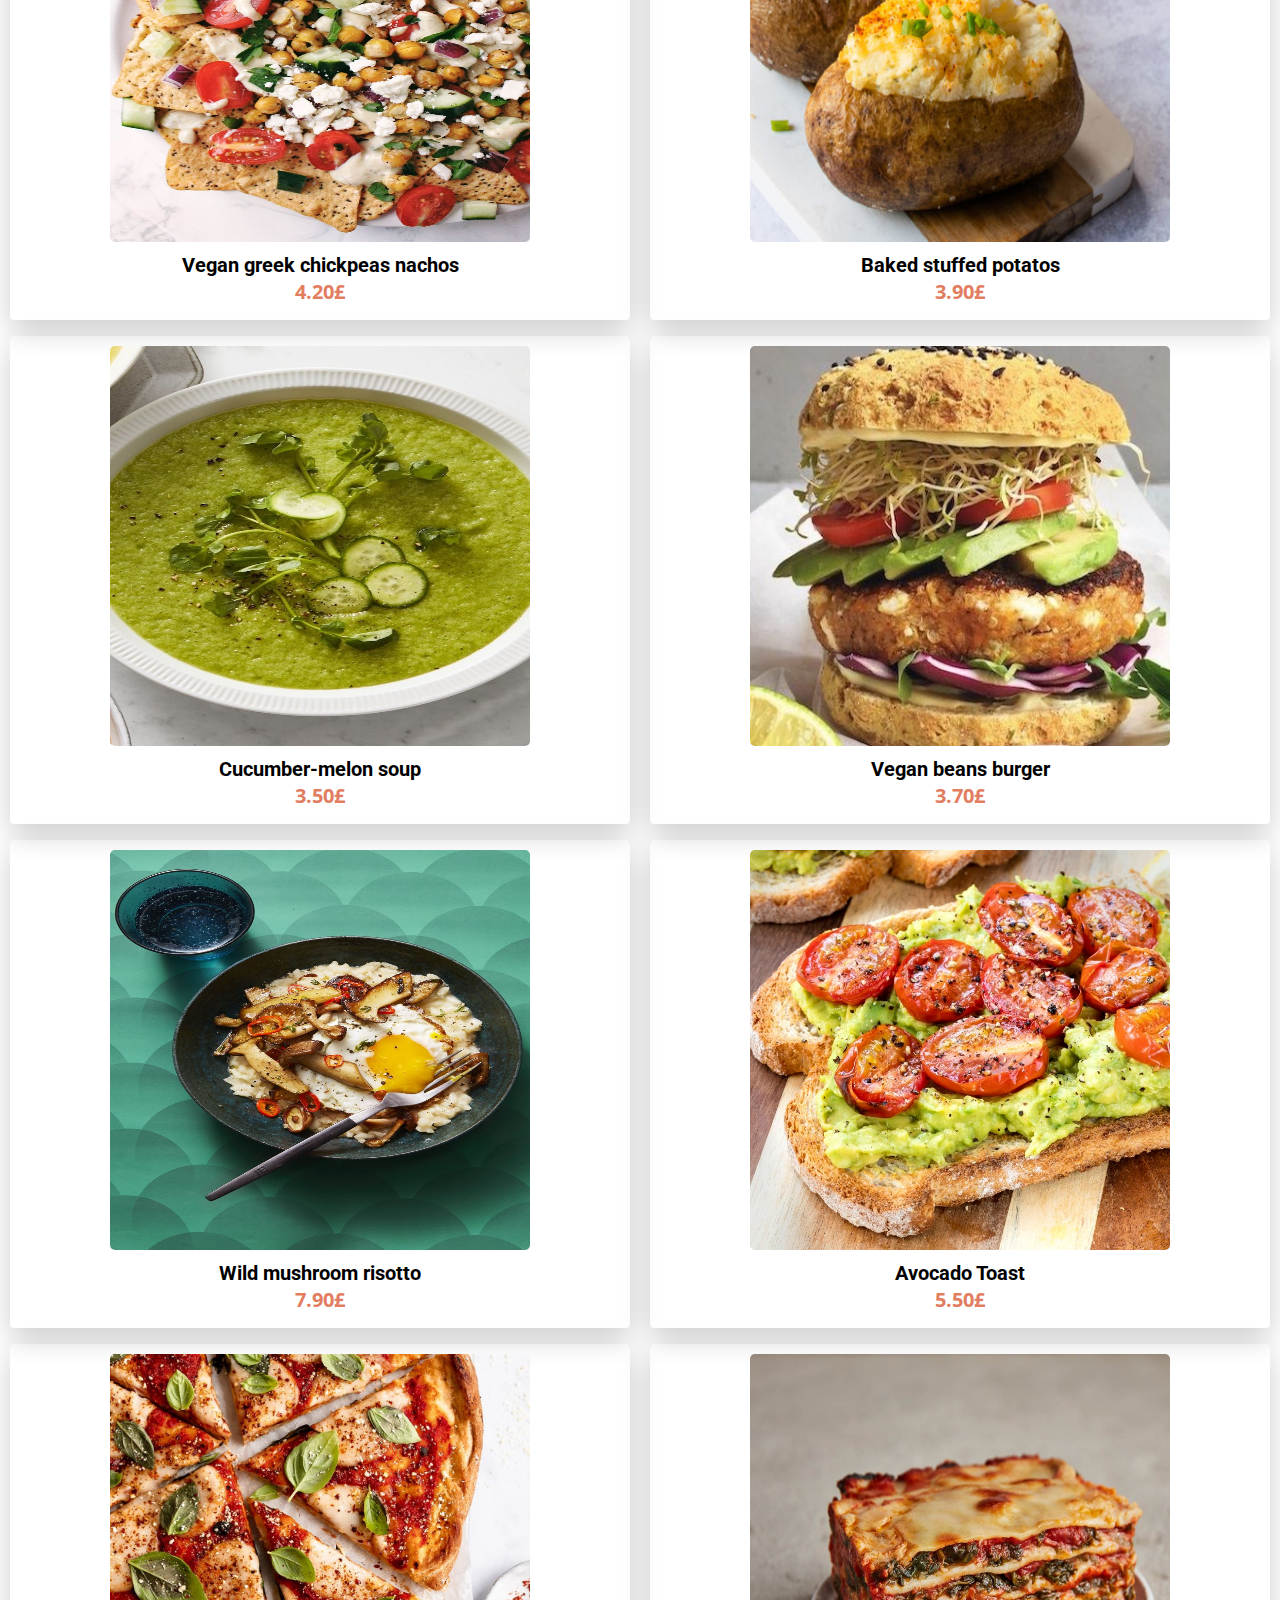
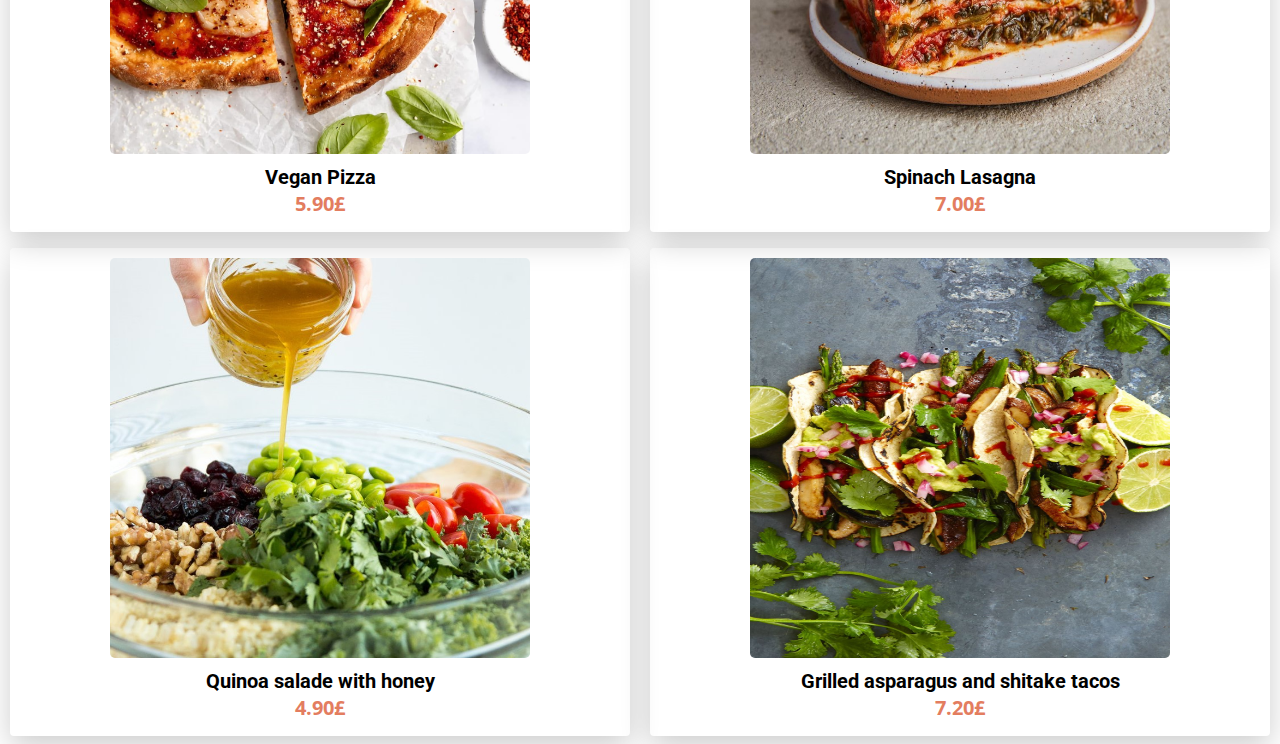
<file: menu-page.html>
<!-- Author: Giulia Invernici -->
<!DOCTYPE html>

<html>

  <head>

	   <title>Veganholic</title>
	   <meta charset="utf-8">
	   <link rel="stylesheet" href="css/style.css">
  
  </head>

  <body>

  	<div class="banner-white">
  		 <a href="index.html"> <img src="images/logo.jpeg" alt="Veganholic's logo" class="btn-logo"></a>
  		 <img src="images/avatar-victoria.jpeg"class="avatar"></a>
  		</div>

  	<div class="banner-green">
				<div class="container">
					<a href="index.html" class="btn-white"> Homepage </a>
					<div class="dropdown">
  						<button class="dropbtn"> Products </button>
  						<div class="dropdown-content">
   							<a href="menu-page.html"> Starters </a>
    							<a href="menu-page.html"> Main dishes </a>
    							<a href="menu-page.html"> Side dishes </a>
    							<a href="menu-page.html"> Desserts </a>
    							<a href="menu-page.html"> Beverages </a>
  						</div>
					</div>
					<a href="aboutus.html" class="btn-white"> About us </a>
					<a href="whyvegan.html" class="btn-white"> Why should you be vegan? </a>
					<a href="news.html" class="btn-white"> News </a>
					<a href="index.html" class="btn-white"> Contact us </a>
				</div>
	</div>
  		
  	<div class="main-banner">
				<div class="container">
					<h1> Your favorite vegan food, with just a click </h1>
					<h3> What are you looking for? </h3>
					<a href="menu-page.html" class="btn-grey"> Starters </a>
					<a href="menu-page.html" class="btn-black"> Main dishes </a>
					<a href="menu-page.html" class="btn-grey"> Side dishes </a>
					<a href="menu-page.html" class="btn-grey"> Desserts </a>
					<a href="menu-page.html" class="btn-grey"> Beverages </a>
				</div>
	</div>


  	    <h2>Main dishes</h2>
  	            
  	            <div class="container-bis">
  	            	
  	             	            	
  	                <h5> Filter by? </h5>
					<a href="customized-menu.html" class="btn-orange"> Price (£ to £££) </a>
					<a href="customized-menu.html" class="btn-orange"> Price (£££ to £) </a>
					<a href="customized-menu.html" class="btn-orange"> Delivery time </a>
					<a href="customized-menu.html" class="btn-orange"> Ratings (- to +) </a>
					<a href="customized-menu.html" class="btn-orange"> Ratings (+ to -) </a>
					<a href="customized-menu.html" class="btn-orange"> Best offers </a>
				</div>
  	           


  	    <div class="cards">
  	    	
  	         	<div class="card">
				<a href="product-page.html"> <img id="myImg" src="images/pesto-pasta.jpg" alt="Pesto pasta"> </a>
				<h4> Pesto pasta </h4>
				<p> 6.90£ </p>
			</div>

			<div class="card">
				<a href="product-page.html"> <img id="myImg" src="images/dishsalade.jpg" alt="Fruits Salade"> </a>
				<h4>Fruits Salade</h4>
				<p> 5.10£ </p>
			</div>

  	    	        <div class="card">
  	    		        <a href="product-page.html"> <img id="myImg" src="images/chickpeas-nachos.jpg" alt="chickpeas-nachos"> </a>
				<h4>Vegan greek chickpeas nachos</h4>
				<p> 4.20£ </p>
  	    	        </div>

  	    	        <div class="card">
				<a href="product-page.html"> <img id="myImg" src="images/baked-potato.jpg" alt="Baked stuffed potato"> </a>
				<h4>Baked stuffed potatos</h4>
				<p> 3.90£ </p>
			</div>
         
  	    	        <div class="card">
  	    		        <a href="product-page.html"> <img id="myImg" src="images/soup.jpg" alt="Cucumber-melon soup"> </a>
				<h4>Cucumber-melon soup</h4>
				<p> 3.50£ </p>
  	    	        </div>

  	    	        <div class="card">
  	    		        <a href="product-page.html"> <img id="myImg" src="images/dishburger.jpeg" alt="Vegan Beans Burger"> </a>
				<h4>Vegan beans burger</h4>
				<p> 3.70£ </p>
  	    	        </div>

			<div class="card">
				<a href="product-page.html"> <img id="myImg" src="images/risotto.jpg" alt="Wild mushroom risotto"> </a>
				<h4> Wild mushroom risotto </h4>
				<p> 7.90£ </p>
			</div>

			<div class="card">
				<a href="product-page.html"> <img id="myImg" src="images/avocado-toast.jpg" alt="Avocado Toast"> </a>
				<h4>Avocado Toast</h4>
				<p> 5.50£ </p>
			</div>

			<div class="card">
				<a href="product-page.html"> <img id="myImg" src="images/vegan-pizza.jpg" alt="Vegan Pizza"> </a>
				<h4>Vegan Pizza</h4>
				<p> 5.90£ </p>
			</div>    
			 			
			<div class="card">
				<a href="product-page.html"> <img id="myImg" src="images/spinach-lasagna.jpg" alt="Spinach Lasagna"> </a>
				<h4>Spinach Lasagna</h4>
				<p> 7.00£ </p>
			</div>

			<div class="card">
				<a href="product-page.html"> <img id="myImg" src="images/quinoa-honey.jpg" alt="Quinoa Salade with honey"> </a>
				<h4>Quinoa salade with honey</h4>
				<p> 4.90£ </p>
			</div> 

			<div class="card">
				<a href="product-page.html"> <img id="myImg" src="images/tacos.jpg" alt="Grilled asparagus and shitake tacos"> </a>
				<h4> Grilled asparagus and shitake tacos </h4>
				<p> 7.20£ </p>
			</div>

			
  	    </div>


  </body>
</html>
</file>
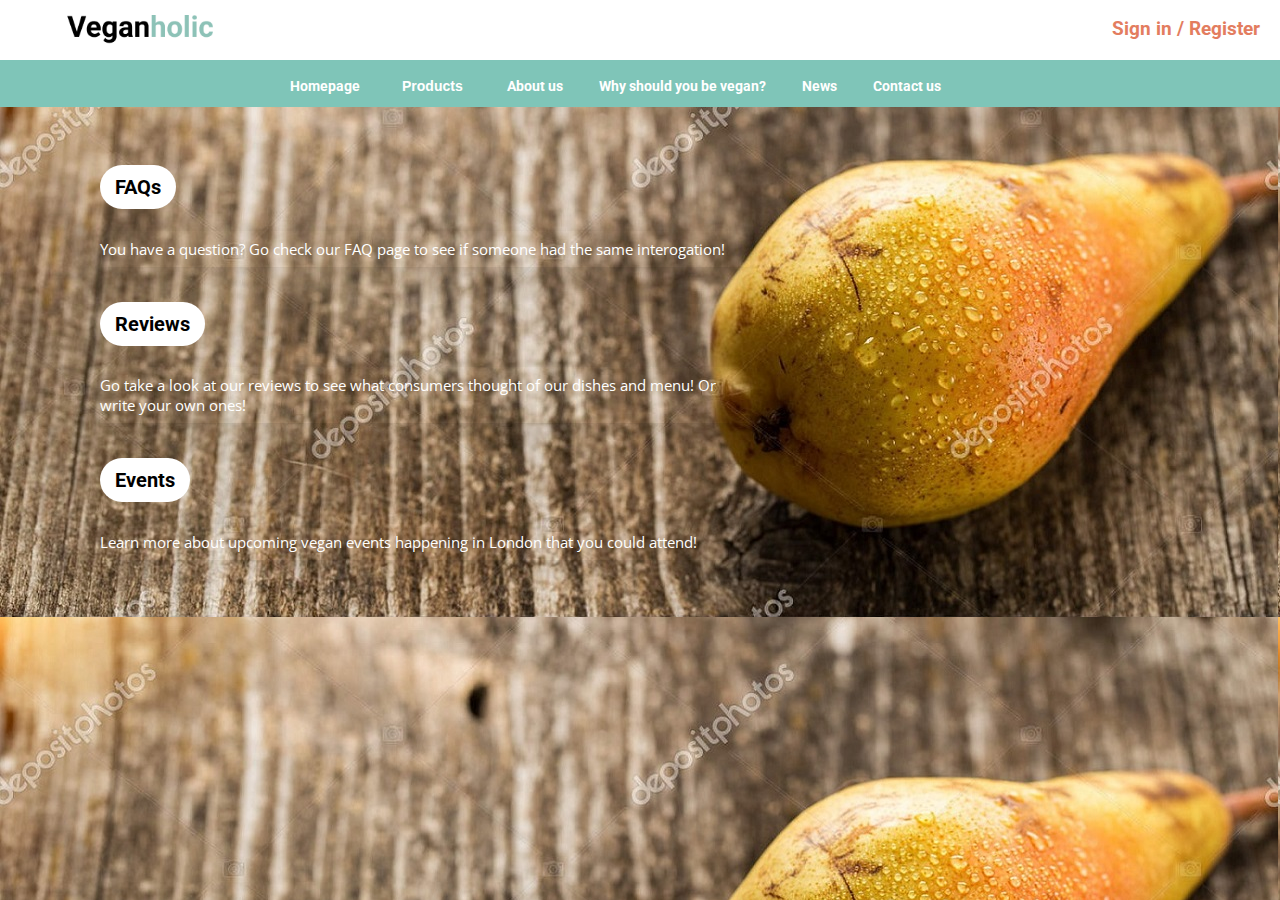
<file: news.html>
<!--Author: Ninh Nguyen-->
<!DOCTYPE html>
<html>

	<head>
		<title>News</title>
		<style>
         	body {
            background-image: url("images/pears.jpg");
         	}
      	</style>
		<meta name="description" content="This is the page about Vegan's news">
		<meta charset="UTF-8">
		<meta name="viewport" content="width=device-width, initial-scale=1.0">
		<link rel="stylesheet" href="https://use.fontawesome.com/releases/v5.15.1/css/all.css" integrity="sha384-vp86vTRFVJgpjF9jiIGPEEqYqlDwgyBgEF109VFjmqGmIY/Y4HV4d3Gp2irVfcrp" crossorigin="anonymous">
		<link rel="stylesheet" type="text/css" href="css/style.css">

	<body>
		<div>
		
			<div class="banner-white">
				<a href="index.html"> <img src="images/veganholic-logo.png" alt="Veganholic's logo" class="btn-logo"> </a>
				<a href="signin.html" class="btn-register"> Sign in / Register </a>
			</div>

			<div class="banner-green">
				<div class="container">
					<a href="index.html" class="btn-white"> Homepage </a>
					<div class="dropdown">
  						<button class="dropbtn"> Products </button>
  						<div class="dropdown-content">
   							<a href="menu-page.html"> Starters </a>
    							<a href="menu-page.html"> Main dishes </a>
    							<a href="menu-page.html"> Side dishes </a>
    							<a href="menu-page.html"> Desserts </a>
    							<a href="menu-page.html"> Beverages </a>
  						</div>
					</div>
					<a href="aboutus.html" class="btn-white"> About us </a>
					<a href="whyvegan.html" class="btn-white"> Why should you be vegan? </a>
					<a href="news.html" class="btn-white"> News </a>
					<a href="index.html" class="btn-white"> Contact us </a>
				</div>
			</div>		
			<div class="containerNews">
				<h1> <a href="#" class="btn-whiteNews" target="_blank">FAQs</a></h1>
				
				<p class="text-smallNews">You have a question? Go check our FAQ page to see if someone had the same interogation!
				</p>

				<h1> <a href="#" class="btn-whiteNews" target="_blank">Reviews</a></h1>
				<p class="text-smallNews"> Go take a look at our reviews to see what consumers thought of our dishes and menu! Or write your own ones!
				</p>

				<h1> <a href="#" class="btn-whiteNews" target="_blank">Events</a></h1>
				<p class="text-smallNews">Learn more about upcoming vegan events happening in London that you could attend! 
				</p>
			</div>
		</div>
	</body>
</html>
</file>
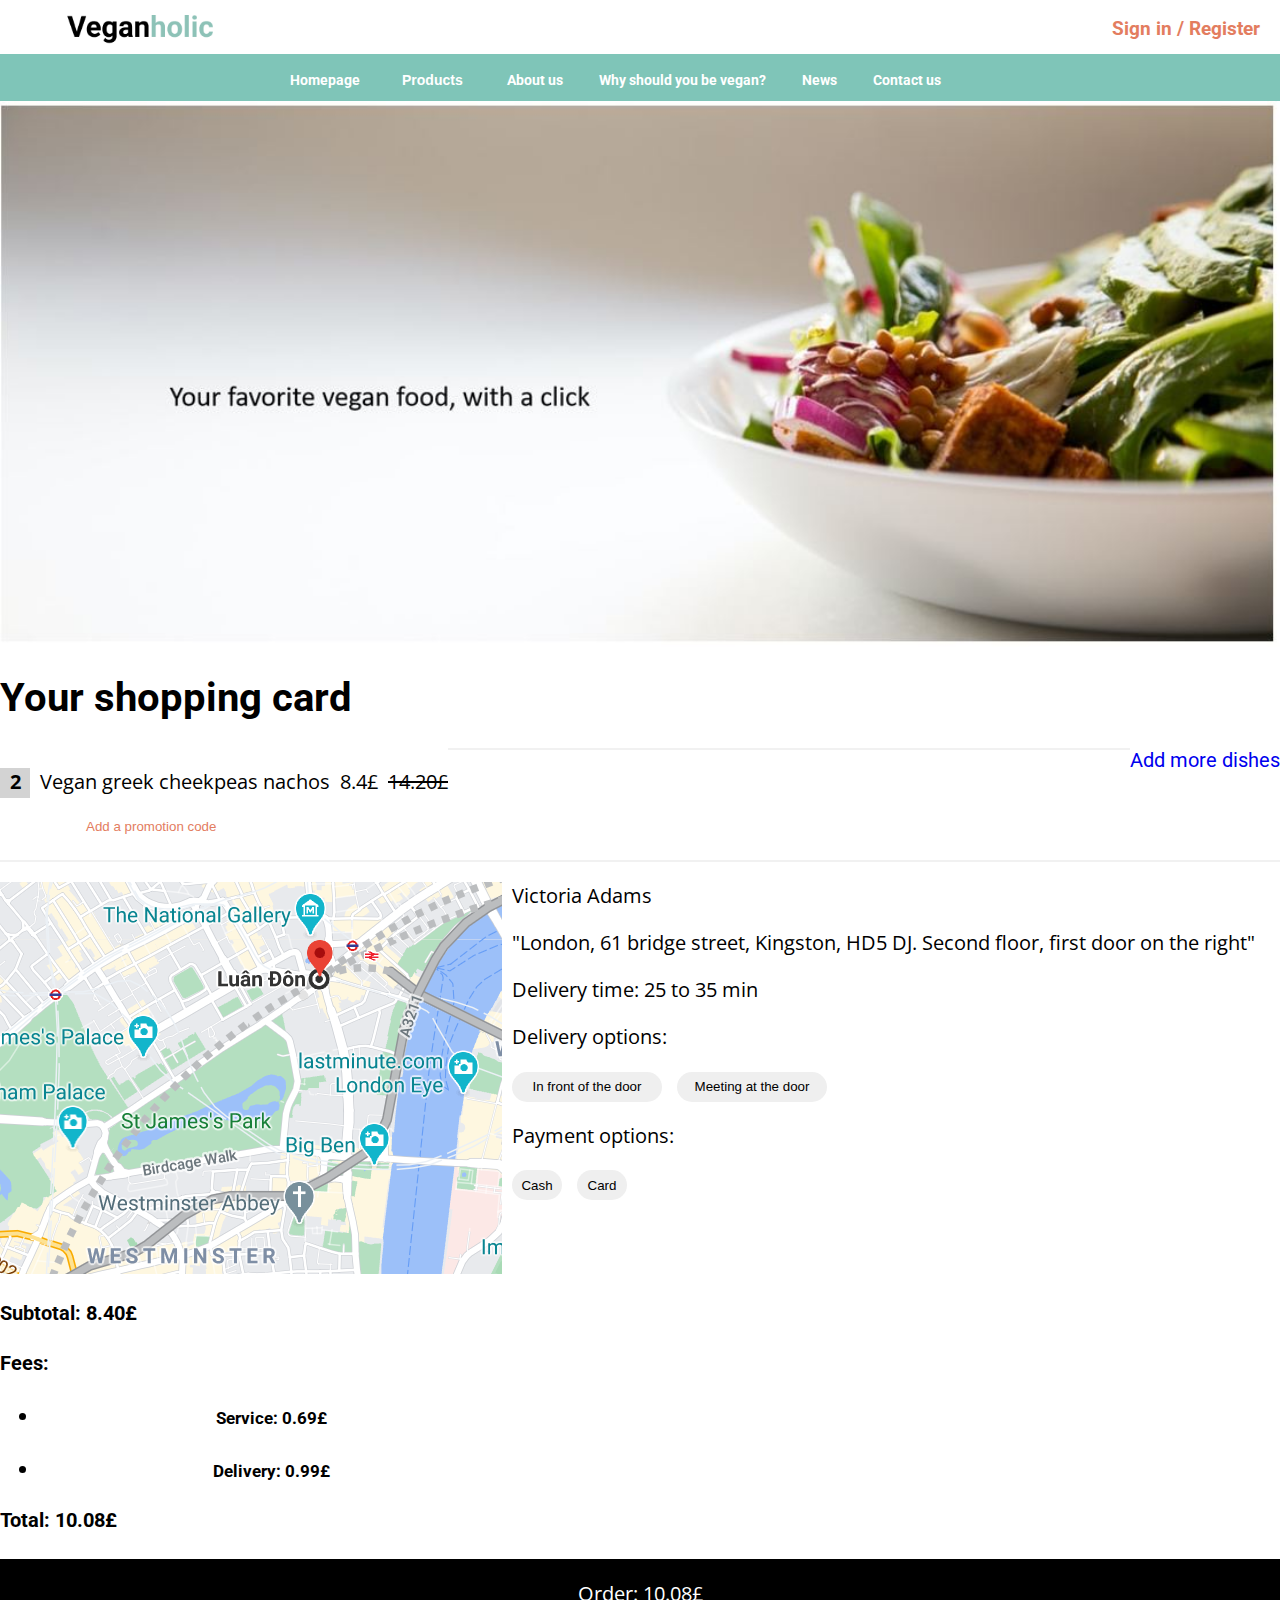
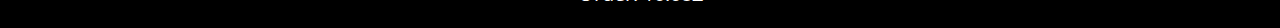
<file: order-page.html>
<!-- Author: Linh Pham -->

<html>
<head>
		<title> Veganholic </title>
		<meta name="description" content="This is the website page of Veganholic">
		<meta charset="utf-8">
		<meta name="viewport" content="width=device-width, initial-scale=1.0">
		<link rel="stylesheet" href="https://use.fontawesome.com/releases/v5.15.1/css/all.css" integrity="sha384-vp86vTRFVJgpjF9jiIGPEEqYqlDwgyBgEF109VFjmqGmIY/Y4HV4d3Gp2irVfcrp" crossorigin="anonymous">
		<link rel="stylesheet" type="text/css" href="css/style.css">
	</head>

	<body>

		<div>

			<div class="banner-white">
				<a href="index.html"> <img src="images/veganholic-logo.png" alt="Veganholic's logo" class="btn-logo"> </a>
				<a href="signin.html" class="btn-register"> Sign in / Register </a>
			</div>

			<div class="banner-green">
				<div class="container">
					<a href="index.html" class="btn-white"> Homepage </a>
					<div class="dropdown">
  						<button class="dropbtn"> Products </button>
  						<div class="dropdown-content">
   							<a href="menu-page.html"> Starters </a>
    							<a href="menu-page.html"> Main dishes </a>
    							<a href="menu-page.html"> Side dishes </a>
    							<a href="menu-page.html"> Desserts </a>
    							<a href="menu-page.html"> Beverages </a>
  						</div>
					</div>
					<a href="aboutus.html" class="btn-white"> About us </a>
					<a href="whyvegan.html" class="btn-white"> Why should you be vegan? </a>
					<a href="news.html" class="btn-white"> News </a>
					<a href="index.html" class="btn-white"> Contact us </a>
				</div>
			</div>		

	 <div>
	 	 <img src="images/order page.png" style="width: 100%">
	 </div>


	 <div>
	 	<h1>Your shopping card</h1>
	 	<a class="float-right" href="./product-page.html">Add more dishes </a>
	 </div>

	 <div id="foodName">
	 	<p id="foodQuantity">2</p>
	 	<p id="foodName1" >    Vegan greek cheekpeas nachos </p>
	 	<p id="foodNewPrice"> 8.4£ </p>
	 	<p id="foodOldPrice"> 14.20£ </p>
	 </div>
<hr id="line">
<div id="promotionCode">
	<button id="addpromotioncode"> Add a promotion code </button>
</div>
<hr>



<div id="container_swap">
        <div id="lowerLeft">
            <div id="banner-white" >
                <img id="googleImage" src="images/london_map.png" ></div>
            <div>
                <h4> Subtotal: 8.40£ </h4>
                <h4> Fees: </h4>
                <ul>
                    <li>
                        <h5>Service: 0.69£</h5>
                    </li>
                    <li>
                        <h5>Delivery: 0.99£</h5>
                    </li>
                </ul>
                <h4> Total: 10.08£ </h4>
            </div>
        </div>


        <div id="lowerRight">
            <div class="box1">
                <p id="roadname"> Victoria Adams </p>
                <p id="address">
                    "London, 61 bridge street, Kingston, HD5 DJ. Second floor, first door on the right"
                </p>
            </div>

            <div id="box11">
                <p id="address1"> Delivery time: 25 to 35 min </p>
            </div>

            <div id="box2">
                <p id="Deliveryoption"> Delivery options: </p>
                <div id="box3">
                    <button class="hoverButton"> In front of the door </button>
                    <button class="hoverButton"> Meeting at the door </button>
                </div>
            </div>


            <div id="box23">
                <p id="Deliveryoption1"> Payment options: </p>
                <div id="box4">
                    <button class="hoverButton2"> Cash </button>
                    <button class="hoverButton2"> Card </button>
                </div>
            </div>
    </div>
</div>
</div>

<div class="orderValue">
<a href="./thankyoupage.html">
    <div id="order_final">
        <p id="ordervalue" >
            Order: 10.08£
        </p>
    </div>
</a>
</div>

</body>
</html>
</file>
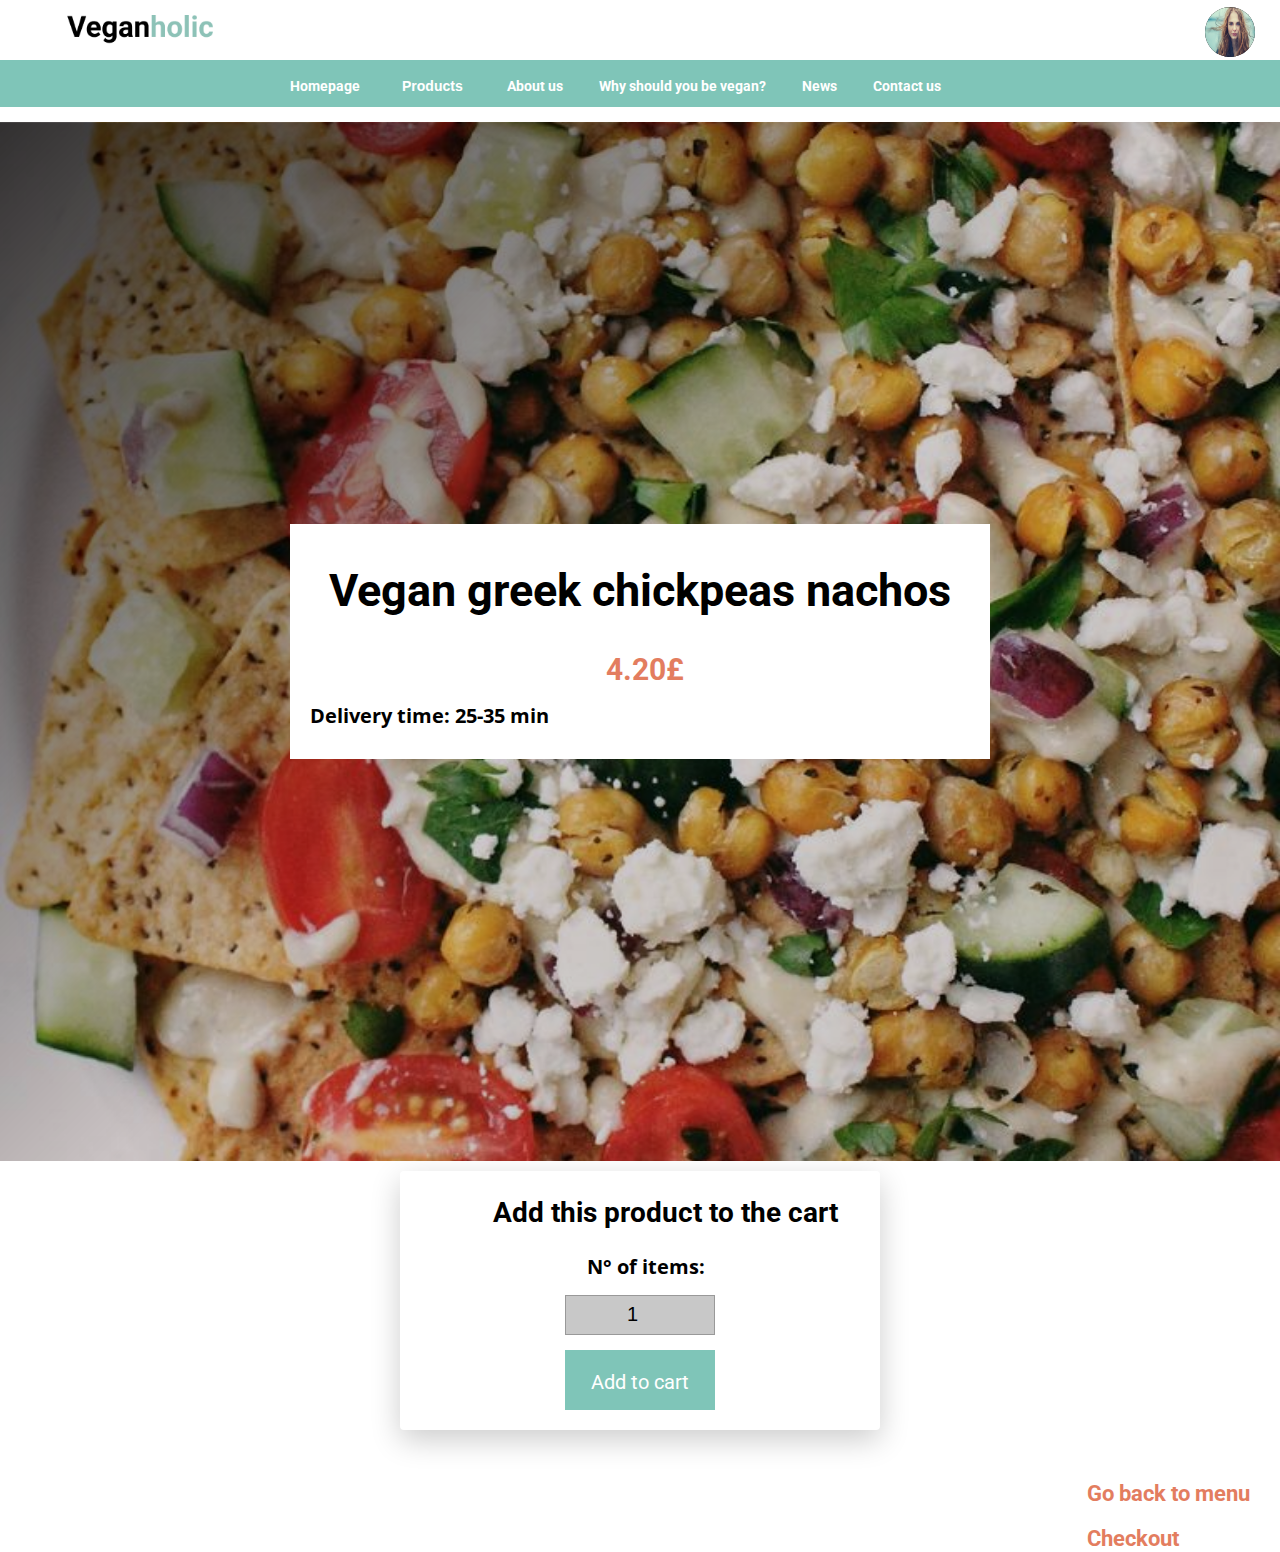
<file: product-page.html>
<!-- Author: Eva Solliez -->

<!DOCTYPE html>

<html>

	<head>
		<title> Veganholic </title>
		<meta name="description" content="This is the website page of Veganholic">
		<meta charset="utf-8">
		<meta name="viewport" content="width=device-width, initial-scale=1.0">
		<link rel="stylesheet" href="https://use.fontawesome.com/releases/v5.15.1/css/all.css" integrity="sha384-vp86vTRFVJgpjF9jiIGPEEqYqlDwgyBgEF109VFjmqGmIY/Y4HV4d3Gp2irVfcrp" crossorigin="anonymous">
		<link rel="stylesheet" type="text/css" href="css/style.css">
	</head>

	<body>

		<div>

			<div class="banner-white">
				<a href="login-index.html"> <img src="images/veganholic-logo.png" alt="Veganholic's logo" class="btn-logo"> </a>
				<img class="avatar" src="images/avatar-victoria.png">
			</div>

			<div class="banner-green">
				<div class="container">
					<a href="index.html" class="btn-white"> Homepage </a>
					<div class="dropdown">
  						<button class="dropbtn"> Products </button>
  						<div class="dropdown-content">
   							<a href="menu-page.html"> Starters </a>
    							<a href="menu-page.html"> Main dishes </a>
    							<a href="menu-page.html"> Side dishes </a>
    							<a href="menu-page.html"> Desserts </a>
    							<a href="menu-page.html"> Beverages </a>
  						</div>
					</div>
					<a href="aboutus.html" class="btn-white"> About us </a>
					<a href="whyvegan.html" class="btn-white"> Why should you be vegan? </a>
					<a href="news.html" class="btn-white"> News </a>
					<a href="index.html" class="btn-white"> Contact us </a>
				</div>
			</div>	

			<div class="banner-img">
				<div class="container">
					<div class="card-info">
						<h1> Vegan greek chickpeas nachos </h1>
						<h5> 4.20£ </h5>
						<p> Delivery time: 25-35 min </p>
					</div>
				</div>
			</div>

			<div class="card-addproduct">
				<h2> Add this product to the cart </h2>
				<label for="nbitems"> <b> N° of items: </b> </label>
				<input class="quantity" min="1" name="form-1-quantity" value="1" type="number">
				<a href="order-page.html" class="btn-add"> Add to cart </a>
			</div>

			<div>
				<ul class="btn-column">
					<li> 
						<a href="menu-page.html"> <i class="fas fa-hand-point-up"></i> Go back to menu </a>
					</li>
					<li>
						<a href="order-page.html"> <i class="fas fa-shopping-cart"></i> Checkout </a>
					</li>
				</ul>
			</div>

	</body>

</html>
</file>
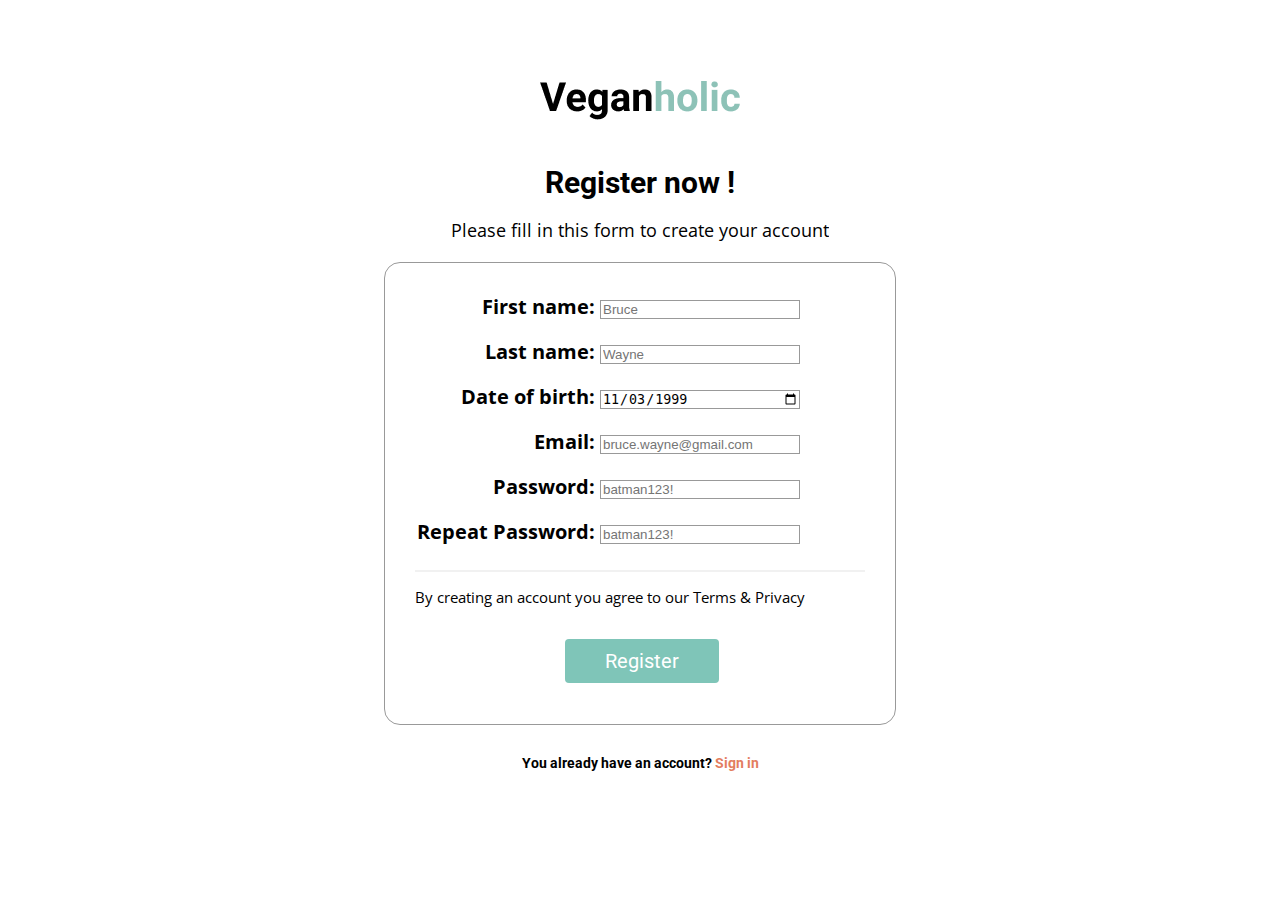
<file: register.html>
<!-- Author: Eva Solliez -->

<!DOCTYPE html>

<html>

	<head>
		<title> Veganholic </title>
		<meta name="description" content="This is the registering page of Veganholic">
		<meta charset="utf-8">
		<meta name="viewport" content="width=device-width, initial-scale=1.0">
		<link rel="stylesheet" href="https://use.fontawesome.com/releases/v5.15.1/css/all.css" integrity="sha384-vp86vTRFVJgpjF9jiIGPEEqYqlDwgyBgEF109VFjmqGmIY/Y4HV4d3Gp2irVfcrp" crossorigin="anonymous">
		<link rel="stylesheet" type="text/css" href="css/style.css">
	</head>

	<body>

 		<a href="index.html"> <img src="images/veganholic-logo.png" alt="Veganholic's logo" class="logo-register"> </a>
    	<h2 id="sentence-register"> Register now ! </h2>
    	<p id="sentence-fillin"> Please fill in this form to create your account </p>

    	<form action="/my-handling-form-page" method="post">
			<div class="form">
    			<ul class="lists">
    				<li>
    					<label for="fname"> <b> First name: </b> </label>
    					<input type="text" placeholder="Bruce" name="fname" required>
    				</li>
    				 <li>
    					<label for="lname"> <b> Last name: </b> </label>
    					<input type="text" placeholder="Wayne" name="lname" required>
    				</li>
    				<li>
    				<label for="birthdate"> <b> Date of birth: </b> </label>
					<input type="date" id="start" name="trip-start"
       					value="1999-11-03"
       					min="1900-12-31" max="2002-11-04">
       				</li>
    				<li>
    					<label for="email"> <b> Email: </b> </label>
    					<input type="text" placeholder="bruce.wayne@gmail.com" name="email" required>
    				</li>
    				<li>
    					<label for="psw"> <b> Password: </b> </label>
    					<input type="password" placeholder="batman123!" name="psw" required>
    				</li>
    				<li> 
    					<label for="psw-repeat"> <b> Repeat Password: </b> </label>
    					<input type="password" placeholder="batman123!" name="psw-repeat" required>
    				</li>
    				<hr>

    				<p> By creating an account you agree to our Terms & Privacy </p>
    				<li class="btn-login">
    					<a href="login-index.html" class="btnlogin-details"> Register </a>
    				</li>
    			</ul>
    		</div>

    		<h5 class="sentence-end"> You already have an account? <a href="signin.html" class="btn-end"> Sign in </a> </h5>
		</form>

	</body>

</html>
</file>
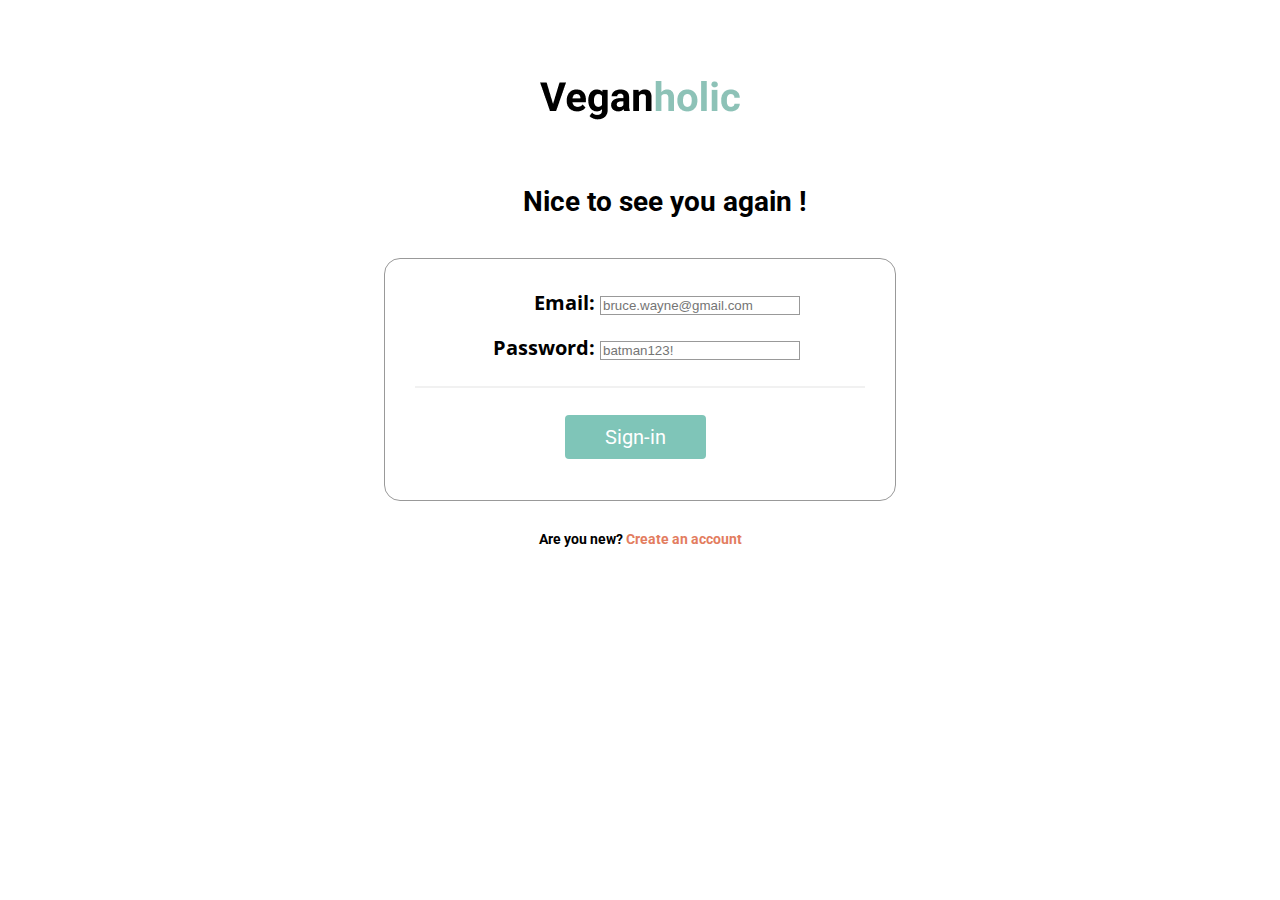
<file: signin.html>
<!-- Author: Eva Solliez -->

<!DOCTYPE html>

<html>

	<head>
		<title> Veganholic </title>
		<meta name="description" content="This is the sign-in up page of Veganholic">
		<meta charset="utf-8">
		<meta name="viewport" content="width=device-width, initial-scale=1.0">
		<link rel="stylesheet" href="https://use.fontawesome.com/releases/v5.15.1/css/all.css" integrity="sha384-vp86vTRFVJgpjF9jiIGPEEqYqlDwgyBgEF109VFjmqGmIY/Y4HV4d3Gp2irVfcrp" crossorigin="anonymous">
		<link rel="stylesheet" type="text/css" href="css/style.css">
	</head>

	<body>
		

		<a href="index.html"> <img src="images/veganholic-logo.png" alt="Veganholic's logo" class="logo-register"> </a>
		<h2 class="header-center"> Nice to see you again ! </h2>

		<form action="/my-handling-form-page" method="post">
			<div class="form">
    			<ul class="lists">
    				<li>
    					<label for="email"> <b> Email: </b> </label>
    					<input type="text" placeholder="bruce.wayne@gmail.com" name="email" required>
    				</li>
    				<li>
    					<label for="psw"> <b> Password: </b> </label>
    					<input type="password" placeholder="batman123!" name="psw" required>
    				</li>
    				<hr>
    				<li class="btn-login">
    					<a href="login-index.html" class="btnlogin-details"> Sign-in </a>
    				</li>
    			</ul>
    		</div>

			<h5 class="sentence-end"> Are you new? <a href="register.html" class="btn-end"> Create an account </a> </h5>
		</form>

	</body>

</html>
</file>
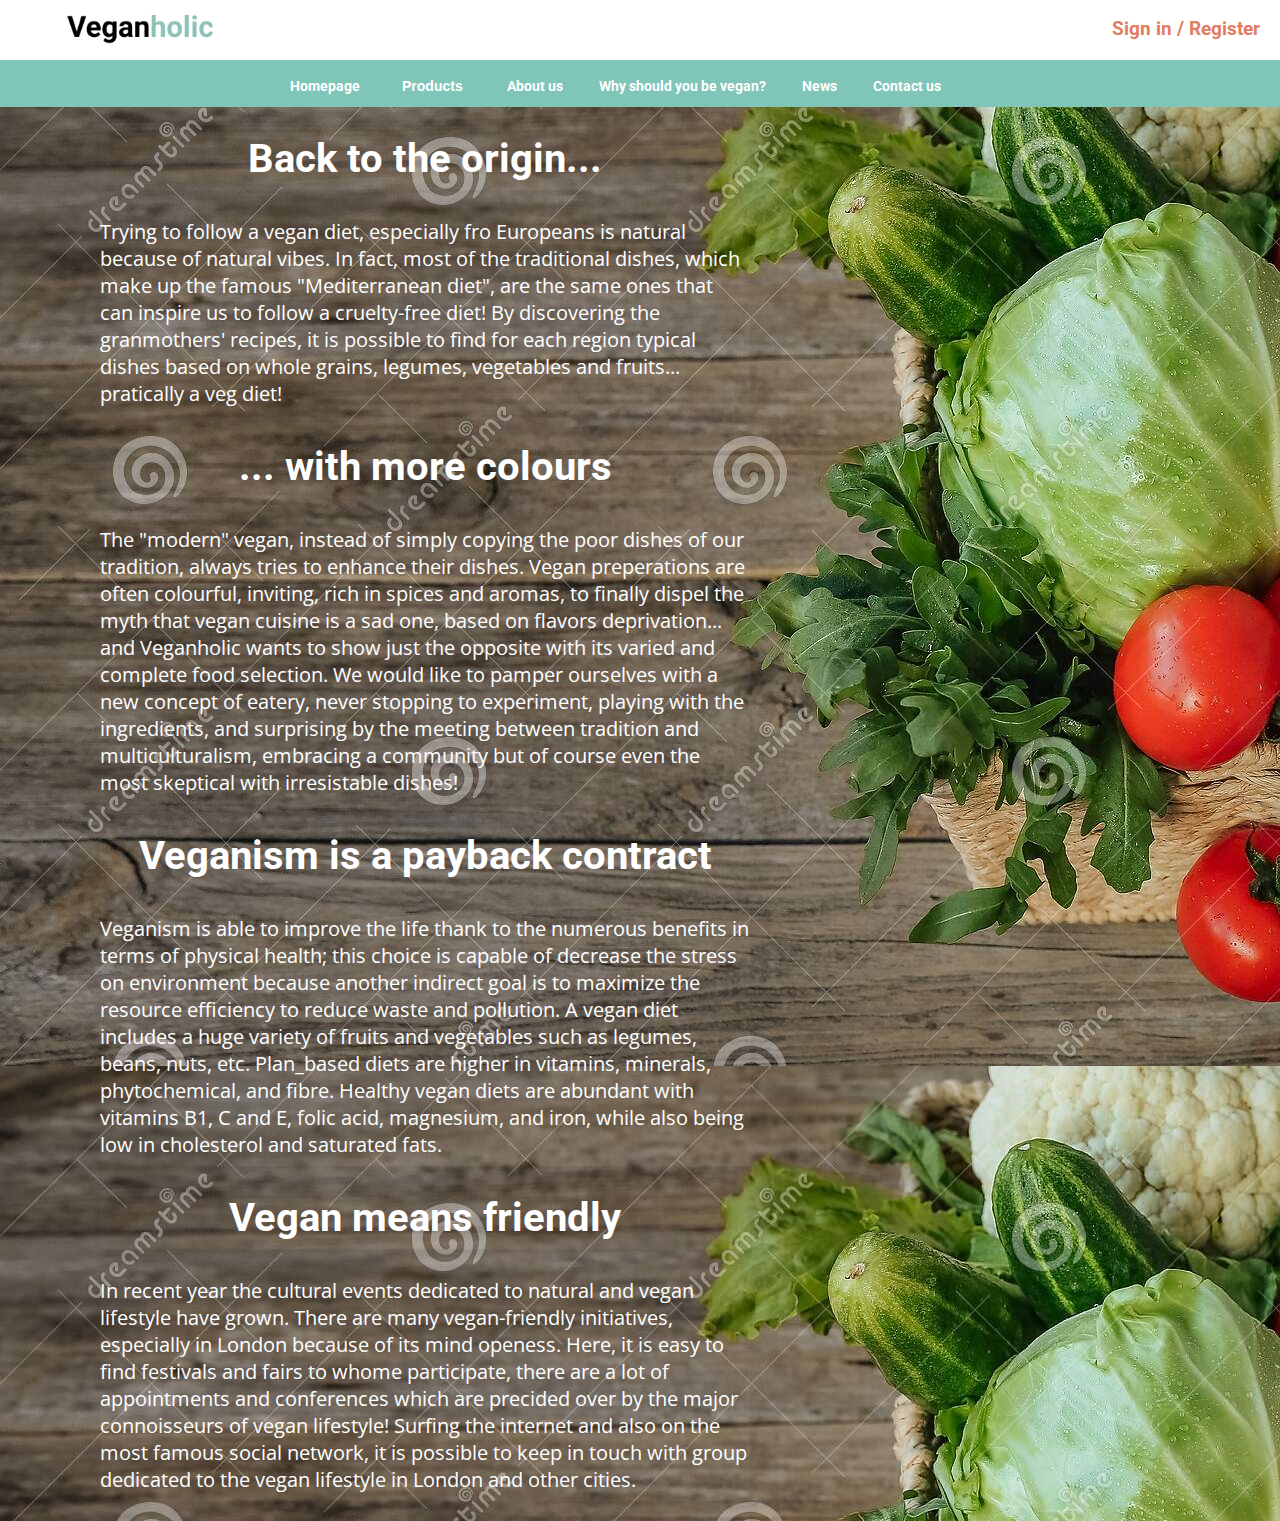
<file: whyvegan.html>
<!-- Author: Ninh Nguyen -->
<!DOCTYPE html>
<html>

	<head>
		<title>Why Vegan?</title>
		<style>
         	body {
            background-image: url("images/2.jpg");
         	}
      	</style>
		<meta name="description" content="This is the page about Vegan lifestyle">
		<meta charset="UTF-8">
		<meta name="viewport" content="width=device-width, initial-scale=1.0">
		<link rel="stylesheet" href="https://use.fontawesome.com/releases/v5.15.1/css/all.css" integrity="sha384-vp86vTRFVJgpjF9jiIGPEEqYqlDwgyBgEF109VFjmqGmIY/Y4HV4d3Gp2irVfcrp" crossorigin="anonymous">
		<link rel="stylesheet" type="text/css" href="css/style.css">
	</head>

	<body>
		<div>
		
			<div class="banner-white">
				<a href="index.html"> <img src="images/veganholic-logo.png" alt="Veganholic's logo" class="btn-logo"> </a>
				<a href="signin.html" class="btn-register"> Sign in / Register </a>
			</div>

			<div class="banner-green">
				<div class="container">
					<a href="index.html" class="btn-white"> Homepage </a>
					<div class="dropdown">
  						<button class="dropbtn"> Products </button>
  						<div class="dropdown-content">
   							<a href="menu-page.html"> Starters </a>
    							<a href="menu-page.html"> Main dishes </a>
    							<a href="menu-page.html"> Side dishes </a>
    							<a href="menu-page.html"> Desserts </a>
    							<a href="menu-page.html"> Beverages </a>
  						</div>
					</div>
					<a href="aboutus.html" class="btn-white"> About us </a>
					<a href="whyvegan.html" class="btn-white"> Why should you be vegan? </a>
					<a href="news.html" class="btn-white"> News </a>
					<a href="index.html" class="btn-white"> Contact us </a>
				</div>
			</div>		

			<div class="containerWhy">
				<h1 class="text-big">Back to the origin...</h1>
				<p class="text-smallWhy">Trying to follow a vegan diet, especially fro Europeans is natural because of natural vibes. In fact, most of the traditional dishes, which make up the famous "Mediterranean diet", are the same ones that can inspire us to follow a cruelty-free diet! By discovering the granmothers' recipes, it is possible to find for each region typical dishes based on whole grains, legumes, vegetables and fruits... pratically a veg diet!
				</p>

				<h1 class="text-big">... with more colours</h1>
				<p class="text-smallWhy"> The "modern" vegan, instead of simply copying the poor dishes of our tradition, always tries to enhance their dishes. Vegan preperations are often colourful, inviting, rich in spices and aromas, to finally dispel the myth that vegan cuisine is a sad one, based on flavors deprivation... and Veganholic wants to show just the opposite with its varied and complete food selection. We would like to pamper ourselves with a new concept of eatery, never stopping to experiment, playing with the ingredients, and surprising by the meeting between tradition and multiculturalism, embracing a community but of course even the most skeptical with irresistable dishes!
				</p>

				<h1 class="text-big">Veganism is a payback contract</h1>
				<p class="text-smallWhy">Veganism is able to improve the life thank to the numerous benefits in terms of physical health; this choice is capable of decrease the stress on environment because another indirect goal is to maximize the resource efficiency to reduce waste and pollution. A vegan diet includes a huge variety of fruits and vegetables such as legumes, beans, nuts, etc. Plan_based diets are higher in vitamins, minerals, phytochemical, and fibre. Healthy vegan diets are abundant with vitamins B1, C and E, folic acid, magnesium, and iron, while also being low in cholesterol and saturated fats. 
				</p>

				<h1 class="text-big">Vegan means friendly</h1>
				<p class="text-smallWhy">In recent year the cultural events dedicated to natural and vegan lifestyle have grown. There are many vegan-friendly initiatives, especially in London because of its mind openess. Here, it is easy to find festivals and fairs to whome participate, there are a lot of appointments and conferences which are precided over by the major connoisseurs of vegan lifestyle! Surfing the internet and also on the most famous social network, it is possible to keep in touch with group dedicated to the vegan lifestyle in London and other cities.
				</p>
				
			</div>
			
		
		</div>	

	</body>
</html>
</file>
<file: css/style.css>
/* Importing Google fonts */

@import url("https://fonts.googleapis.com/css2?family=Open+Sans:wght@400;600;700&family=Roboto:wght@300;400;500;700;900&display=swap");

/* Importing component files */
/*@import url("components/reset.css");*/
@import url("components/container.css");
@import url("components/button.css");
@import url("components/banner.css");
@import url("components/card.css");
@import url("components/register.css");
@import url("components/avatar.css");


/*
Website colors:
Main color (light green): #7FC5B8
Secondary color (red/orange): #E37D5F

Website fonts:
Body font: 'Open Sans', sans-serif
Headers font: 'Roboto', sans-serif
*/

/* General style rules for fonts and colors */

body {
	font-size: 20px;
	margin: 0px;
	padding: 0px;
	font-family: 'Open Sans', sans-serif;
}

p {
	font-family: 'Open Sans', sans-serif;
}

h1, h2, h3, h4, h5, a {
	font-family: 'Roboto', sans-serif;
}

/*h1 { font-size: 32px }*/

h2 {
	margin-left: 50px;
	margin-top: 60px;
	font-size: 28px;
	font-weight: normal;
}

h3 {
	color: white;
	text-align: center;
}

h5 {
	color: black;
	text-align: center;
}


/*Styling for order page*/
.float-right{
	float: right;
}

.foodName{
/*	margin-top: 80px;
	margin-left: 80px;
	margin-right: 80px*/
}

#foodQuantity{
	float: left;
	margin-right: 10px;
	float: left;
	width: 30px;
	height: 30px;
	background-color: lightgrey;
	color: black;
	font-weight: bold;
	outline: none;
	border: none;
	text-align: center;
	vertical-align: middle;
}

#foodName1{
	margin-right: 10px;
	float: left;	
*/	font-size: 20px;
*/	margin-left: 50px;
}

#foodNewPrice{
	margin-right: 10px;
	float:left;
	font-size: 20px;
}

#foodOldPrice{
	float: left;
	font-size: 20px;
	text-decoration: line-through;
}

#line{
	margin: 10px;
}

#promotionCode{
	  clear: both;
/*	height: 100px;
*/}

#addpromotioncode {
	clear: both;
	color:#E37D5F;
	margin-left: 80px;
	margin-right: 80px;
	border: none;
	background-color: white;
}

#lowerLeft{
	float: left;
	padding-right: 10px;
}

.orderValue{
	clear: both;
	padding: 1px;
	text-align: center;
	background-color: black;
}

#ordervalue{
	color: white;
}


.hoverbutton {
	flex-grow: 1; 
	width: 150px; 
	height: 30px; 
	border-radius: 15px; 
	border: none;
	margin-right: 10px;
	cursor: pointer;

}

.hoverButton:hover {
    background-color: black;
    color: white;
    border: 2px solid #555555;

}

.hoverbutton2 {
	flex-grow: 1; 
	width: 50px; 
	height: 30px; 
	border-radius: 15px; 
	border: none;
	margin-right: 10px;
	cursor: pointer;

}

.hoverButton2:hover {
    background-color: black;
    color: white;
    border: 2px solid #555555;
}

#thankyoufooter{
	height: 160px;
}

.gotohomepage {
	width: 200px;
	height: 100px;
	float:left;
	color: #E37D5F;
	margin-left: 80px;
	margin-right: 80px;
	border:none;
/*	background-color: black;
*/}

.leaveareview {
	width: 200px;
	height: 100px;
	float:right;
	color: #E37D5F;
	margin-left: 80px;
	margin-right: 80px;
	border:none;
/*	background-color: black;
*/}


/*Styling for About Us page*/
/* About Veganholic */
.text-black {
	background-color: #7FC5B8;
	padding: 8px 0px;
	box-shadow: 0px 10px 30px rgba(0,0,0,0.1);
	margin: 20px 0px;
	text-align: inline;
}

/* The Team */
.text-red {
	background-color: #7FC5B8;
	padding: 8px 0px;
	box-shadow: 0px 10px 30px rgba(0,0,0,0.1);
	margin: 20px 0px;
	text-align: inline;
}

.img-circle {
	border-radius: 50%;
}

.name-red {
	color: #ff726f;
}

/* All team member cards */
.cards {
	display: flex;
	justify-content: space-between;
}

/*Styling for Why Vegan page*/
/* Main text of the page*/

.containerWhy {
  	width: 650px;
  	margin-left: 100px;
}

.text-big {
	color: white;
	padding: 8px 0px;
	box-shadow: 0px 10px 30px rgba(0,0,0,0.1);
	margin: 20px 0px;
	text-align: center;
}

.text-smallWhy {
	color: white;
	padding: 8px 0px;
	box-shadow: 0px 10px 30px rgba(0,0,0,0.1);
	margin: 20px 0px;
	text-align: inline;
}

/*Styling for News page*/
/* Main text of the page*/
.containerNews {
  	width: 650px;
  	margin-left: 100px;
  	margin-top: 50px;
}

/* Three main white buttons*/
.btn-whiteNews {
	background-color: white;
	color: black;
	padding: 10px 15px;
	border-radius: 40px;
	font-size: 20px;
}

/* Small text */
.text-smallNews {
	color: white;
	padding: 8px 0px;
	box-shadow: 0px 10px 30px rgba(0,0,0,0.1);
	margin: 20px 0px;
	font-size: 15px;
}
</file>
